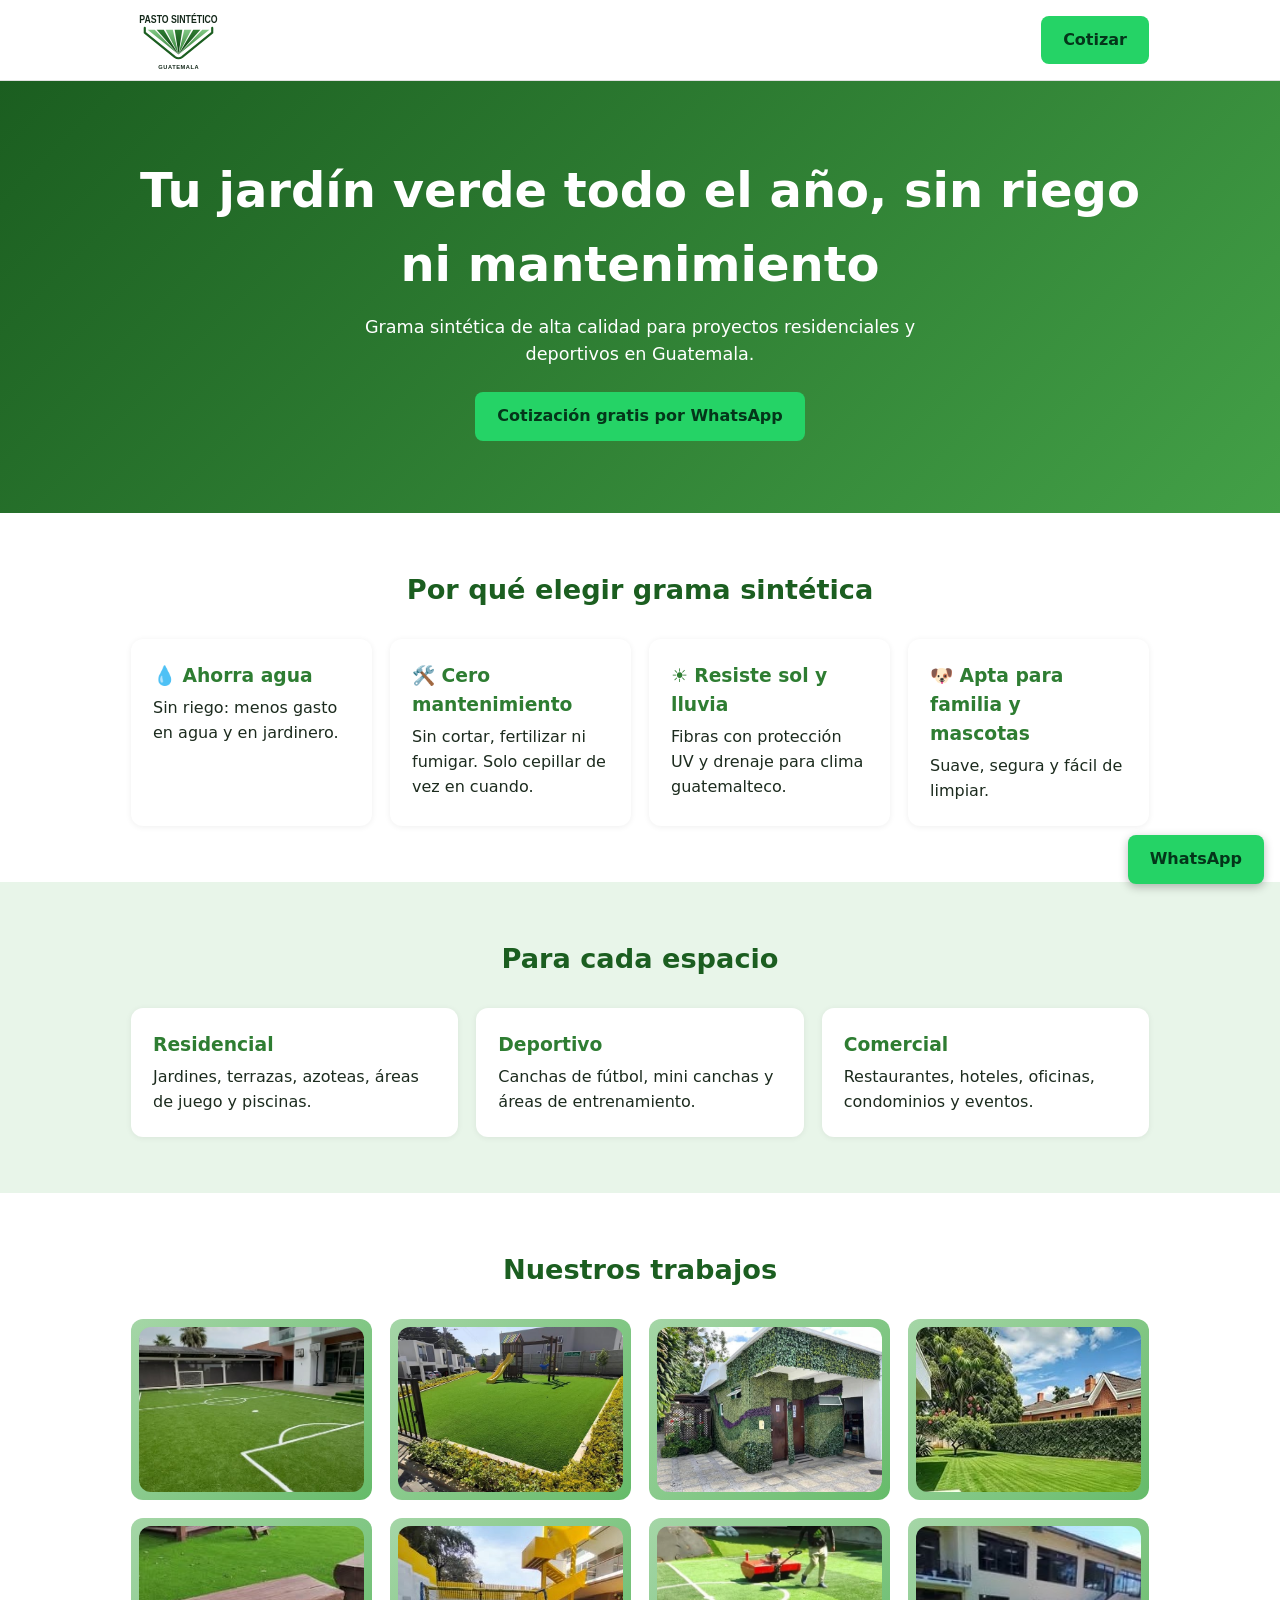
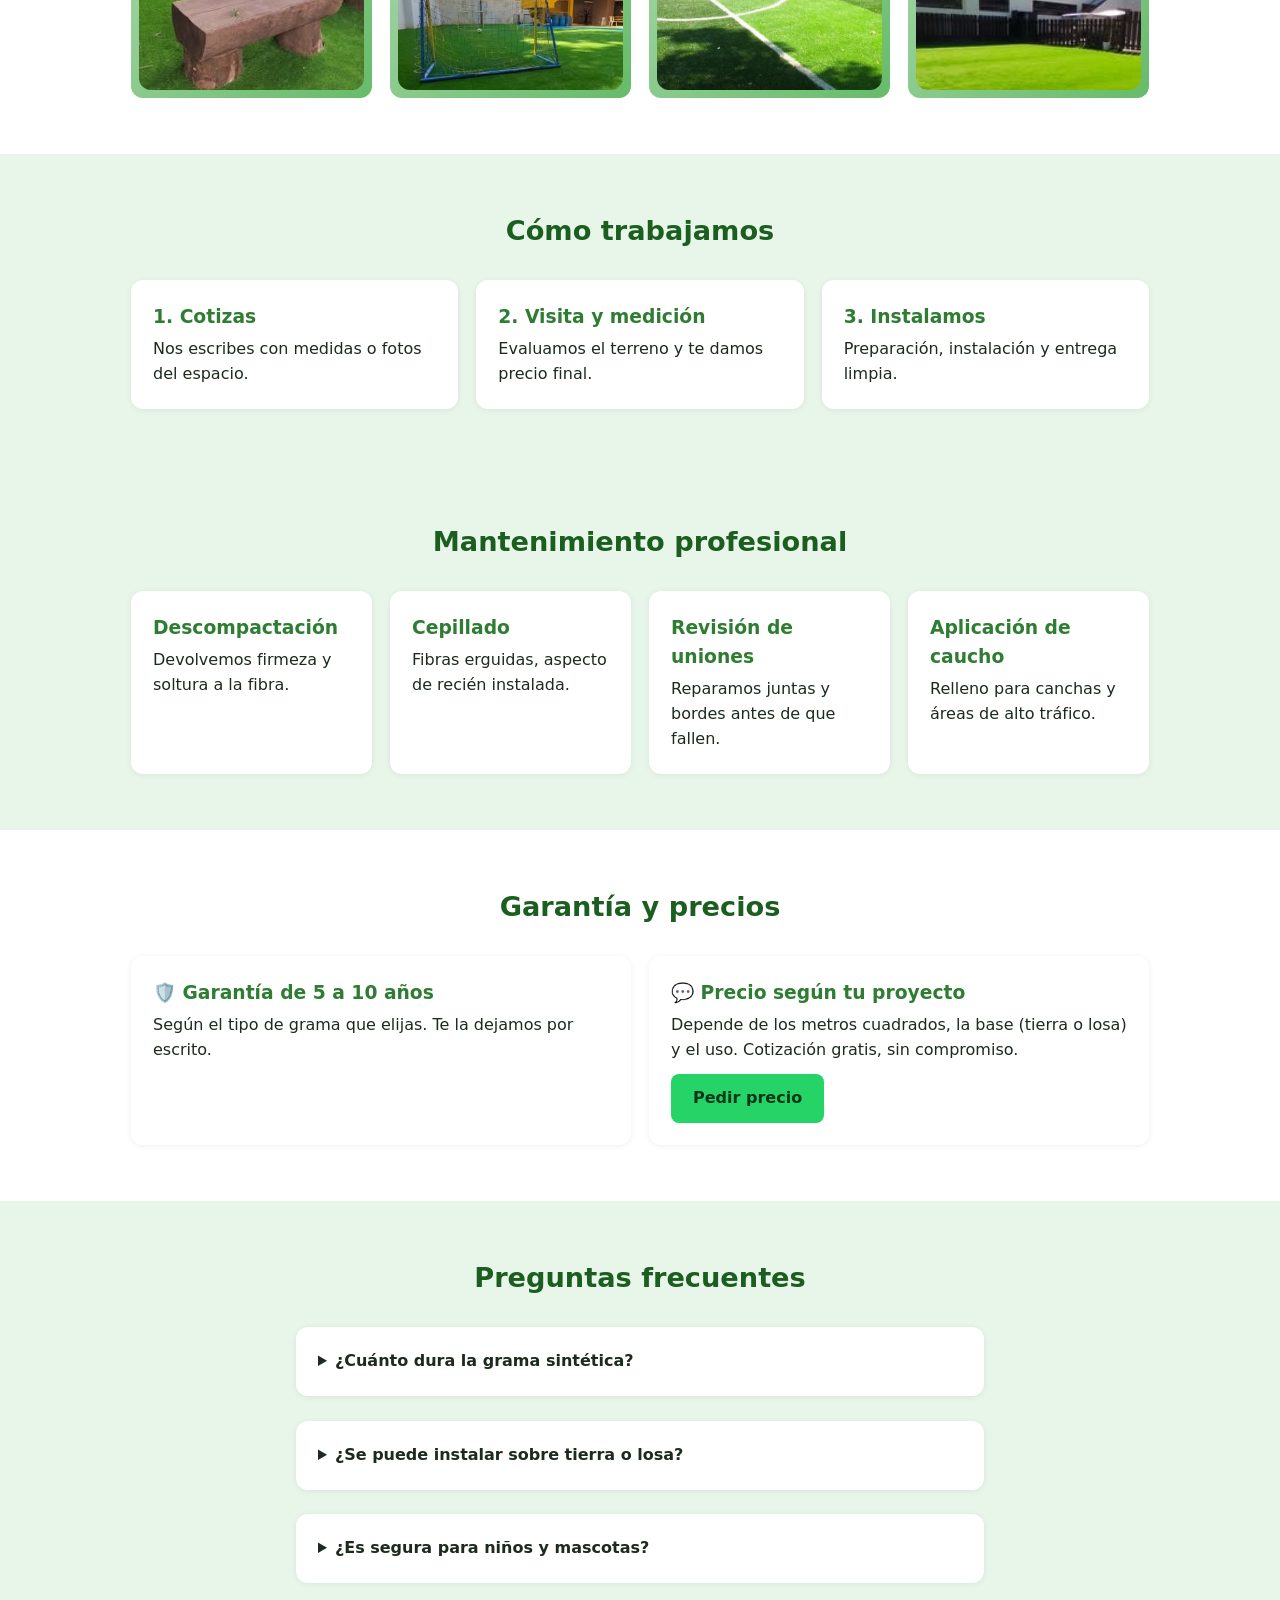
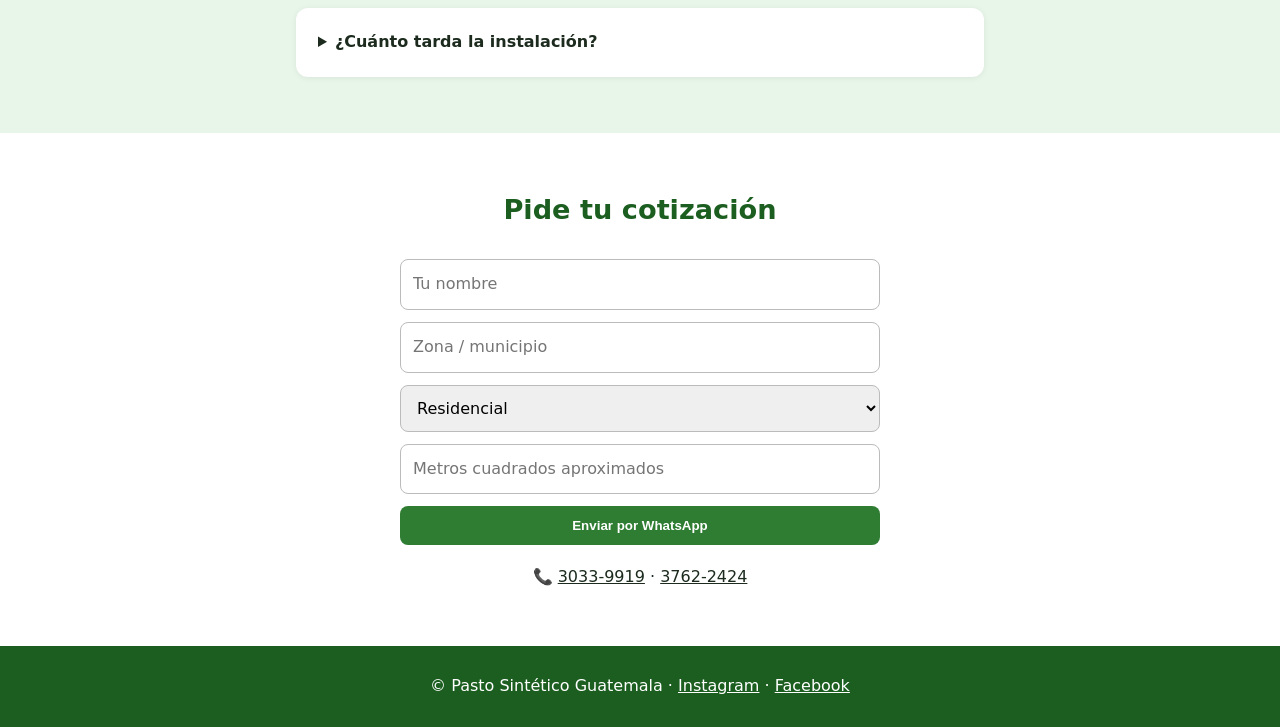
<file: pasto-sintetico/index.html>
<!doctype html>
<html lang="es">
<head>
<meta charset="utf-8">
<meta name="viewport" content="width=device-width,initial-scale=1">
<title>Pasto Sintético Guatemala | Grama sintética residencial y deportiva</title>
<meta name="description" content="Grama sintética de alta calidad para jardines, terrazas y canchas en Guatemala. Cotización gratis por WhatsApp.">
<style>
:root{--g:#2e7d32;--gd:#1b5e20;--gl:#e8f5e9;--t:#1c2b1e;--w:#fff}
*{box-sizing:border-box;margin:0}
body{font-family:system-ui,-apple-system,Segoe UI,Roboto,sans-serif;color:var(--t);line-height:1.55;background:var(--w)}
a{color:inherit}
.wrap{max-width:1050px;margin:auto;padding:0 16px}
header{position:sticky;top:0;background:var(--w);border-bottom:1px solid #e0e0e0;z-index:9}
header .wrap{display:flex;justify-content:space-between;align-items:center;height:80px}
header b{color:var(--gd);font-size:1.1rem}
.btn{display:inline-block;background:var(--g);color:var(--w);padding:12px 22px;border-radius:8px;text-decoration:none;font-weight:600}
.btn:hover{background:var(--gd)}
.btn.wa{background:#25d366;color:#04361a}
.hero{background:linear-gradient(135deg,var(--gd),#43a047);color:var(--w);padding:72px 0;text-align:center}
.hero h1{font-size:clamp(1.8rem,5vw,3rem);margin-bottom:12px}
.hero p{max-width:600px;margin:0 auto 24px;font-size:1.1rem}
section{padding:56px 0}
section.alt{background:var(--gl)}
h2{text-align:center;color:var(--gd);margin-bottom:28px;font-size:1.7rem}
.grid{display:grid;grid-template-columns:repeat(auto-fit,minmax(230px,1fr));gap:18px}
.card{background:var(--w);border-radius:12px;padding:22px;box-shadow:0 1px 6px #0001}
.card h3{color:var(--g);margin-bottom:6px}
.ph{aspect-ratio:4/3;border-radius:12px;background:linear-gradient(135deg,#a5d6a7,#66bb6a);display:flex;align-items:center;justify-content:center;color:var(--gd);font-weight:600;text-align:center;padding:8px}
.ph img{width:100%;height:100%;object-fit:cover;border-radius:12px}
form{max-width:480px;margin:auto;display:grid;gap:12px}
input,select,textarea{width:100%;padding:12px;border:1px solid #bbb;border-radius:8px;font:inherit}
footer{background:var(--gd);color:var(--w);text-align:center;padding:28px 16px}
.fab{position:fixed;right:16px;bottom:16px;z-index:10;box-shadow:0 3px 10px #0004}
</style>
</head>
<body>
<header><div class="wrap"><img src="logo.svg" alt="Pasto Sintético Guatemala" style="height:64px"><a class="btn wa" href="https://wa.me/50230339919?text=Hola,%20quiero%20cotizar%20grama%20sint%C3%A9tica">Cotizar</a></div></header>

<div class="hero"><div class="wrap">
<h1>Tu jardín verde todo el año, sin riego ni mantenimiento</h1>
<p>Grama sintética de alta calidad para proyectos residenciales y deportivos en Guatemala.</p>
<a class="btn wa" href="https://wa.me/50230339919?text=Hola,%20quiero%20cotizar%20grama%20sint%C3%A9tica">Cotización gratis por WhatsApp</a>
</div></div>

<section><div class="wrap">
<h2>Por qué elegir grama sintética</h2>
<div class="grid">
<div class="card"><h3>💧 Ahorra agua</h3><p>Sin riego: menos gasto en agua y en jardinero.</p></div>
<div class="card"><h3>🛠️ Cero mantenimiento</h3><p>Sin cortar, fertilizar ni fumigar. Solo cepillar de vez en cuando.</p></div>
<div class="card"><h3>☀️ Resiste sol y lluvia</h3><p>Fibras con protección UV y drenaje para clima guatemalteco.</p></div>
<div class="card"><h3>🐶 Apta para familia y mascotas</h3><p>Suave, segura y fácil de limpiar.</p></div>
</div></div></section>

<section class="alt"><div class="wrap">
<h2>Para cada espacio</h2>
<div class="grid">
<div class="card"><h3>Residencial</h3><p>Jardines, terrazas, azoteas, áreas de juego y piscinas.</p></div>
<div class="card"><h3>Deportivo</h3><p>Canchas de fútbol, mini canchas y áreas de entrenamiento.</p></div>
<div class="card"><h3>Comercial</h3><p>Restaurantes, hoteles, oficinas, condominios y eventos.</p></div>
</div></div></section>

<section><div class="wrap">
<h2>Nuestros trabajos</h2>
<div class="grid">
<div class="ph"><img src="fotos/limpias/l1.jpg" alt="Instalación de grama sintética en Guatemala" loading="lazy"></div>
<div class="ph"><img src="fotos/limpias/l2.jpg" alt="Instalación de grama sintética en Guatemala" loading="lazy"></div>
<div class="ph"><img src="fotos/limpias/l3.jpg" alt="Instalación de grama sintética en Guatemala" loading="lazy"></div>
<div class="ph"><img src="fotos/limpias/l4.jpg" alt="Instalación de grama sintética en Guatemala" loading="lazy"></div>
<div class="ph"><img src="fotos/limpias/l5.jpg" alt="Instalación de grama sintética en Guatemala" loading="lazy"></div>
<div class="ph"><img src="fotos/limpias/l6.jpg" alt="Instalación de grama sintética en Guatemala" loading="lazy"></div>
<div class="ph"><img src="fotos/limpias/l7.jpg" alt="Instalación de grama sintética en Guatemala" loading="lazy"></div>
<div class="ph"><img src="fotos/limpias/l8.jpg" alt="Instalación de grama sintética en Guatemala" loading="lazy"></div>
</div></div></section>

<section class="alt"><div class="wrap">
<h2>Cómo trabajamos</h2>
<div class="grid">
<div class="card"><h3>1. Cotizas</h3><p>Nos escribes con medidas o fotos del espacio.</p></div>
<div class="card"><h3>2. Visita y medición</h3><p>Evaluamos el terreno y te damos precio final.</p></div>
<div class="card"><h3>3. Instalamos</h3><p>Preparación, instalación y entrega limpia.</p></div>
</div></div></section>

<section class="alt"><div class="wrap">
<h2>Mantenimiento profesional</h2>
<div class="grid">
<div class="card"><h3>Descompactación</h3><p>Devolvemos firmeza y soltura a la fibra.</p></div>
<div class="card"><h3>Cepillado</h3><p>Fibras erguidas, aspecto de recién instalada.</p></div>
<div class="card"><h3>Revisión de uniones</h3><p>Reparamos juntas y bordes antes de que fallen.</p></div>
<div class="card"><h3>Aplicación de caucho</h3><p>Relleno para canchas y áreas de alto tráfico.</p></div>
</div></div></section>

<section><div class="wrap">
<h2>Garantía y precios</h2>
<div class="grid">
<div class="card"><h3>🛡️ Garantía de 5 a 10 años</h3><p>Según el tipo de grama que elijas. Te la dejamos por escrito.</p></div>
<div class="card"><h3>💬 Precio según tu proyecto</h3><p>Depende de los metros cuadrados, la base (tierra o losa) y el uso. Cotización gratis, sin compromiso.</p>
<!-- TODO cliente: poner rango "desde Q__ por m²" cuando lo confirme -->
<p style="margin-top:12px"><a class="btn wa" href="https://wa.me/50230339919?text=Hola,%20quiero%20saber%20precios%20de%20grama%20sint%C3%A9tica">Pedir precio</a></p></div>
</div></div></section>

<section class="alt"><div class="wrap" style="max-width:720px">
<h2>Preguntas frecuentes</h2>
<details class="card"><summary><b>¿Cuánto dura la grama sintética?</b></summary><p>Con buen mantenimiento, varios años; la garantía va de 5 a 10 años según el producto.</p></details><br>
<details class="card"><summary><b>¿Se puede instalar sobre tierra o losa?</b></summary><p>Sí, en ambos. Preparamos la base antes de instalar.</p></details><br>
<details class="card"><summary><b>¿Es segura para niños y mascotas?</b></summary><p>Sí, es suave y fácil de limpiar.</p></details><br>
<details class="card"><summary><b>¿Cuánto tarda la instalación?</b></summary><p>Depende del área; te damos el tiempo exacto en la cotización.</p></details>
</div></section>

<section id="contacto"><div class="wrap">
<h2>Pide tu cotización</h2>
<form id="f">
<input name="n" placeholder="Tu nombre" required>
<input name="z" placeholder="Zona / municipio" required>
<select name="t"><option>Residencial</option><option>Deportivo</option><option>Comercial</option></select>
<input name="m" placeholder="Metros cuadrados aproximados">
<button class="btn" style="border:0;cursor:pointer">Enviar por WhatsApp</button>
</form>
<p style="text-align:center;margin-top:20px">📞 <a href="tel:+50230339919">3033-9919</a> · <a href="tel:+50237622424">3762-2424</a></p>
</div></section>

<footer>© Pasto Sintético Guatemala · <a href="https://www.instagram.com/pasto_sintetico_en_guatemala">Instagram</a> · <a href="https://www.facebook.com/share/19YzjC29UP/">Facebook</a></footer>
<a class="btn wa fab" href="https://wa.me/50230339919">WhatsApp</a>

<script>
f.onsubmit=e=>{e.preventDefault();const d=new FormData(f);
const msg=`Hola, soy ${d.get('n')} de ${d.get('z')}. Quiero cotizar grama sintética ${d.get('t')} (${d.get('m')||'m² por definir'}).`;
location.href='https://wa.me/50230339919?text='+encodeURIComponent(msg)}
</script>
</body>
</html>
</file>
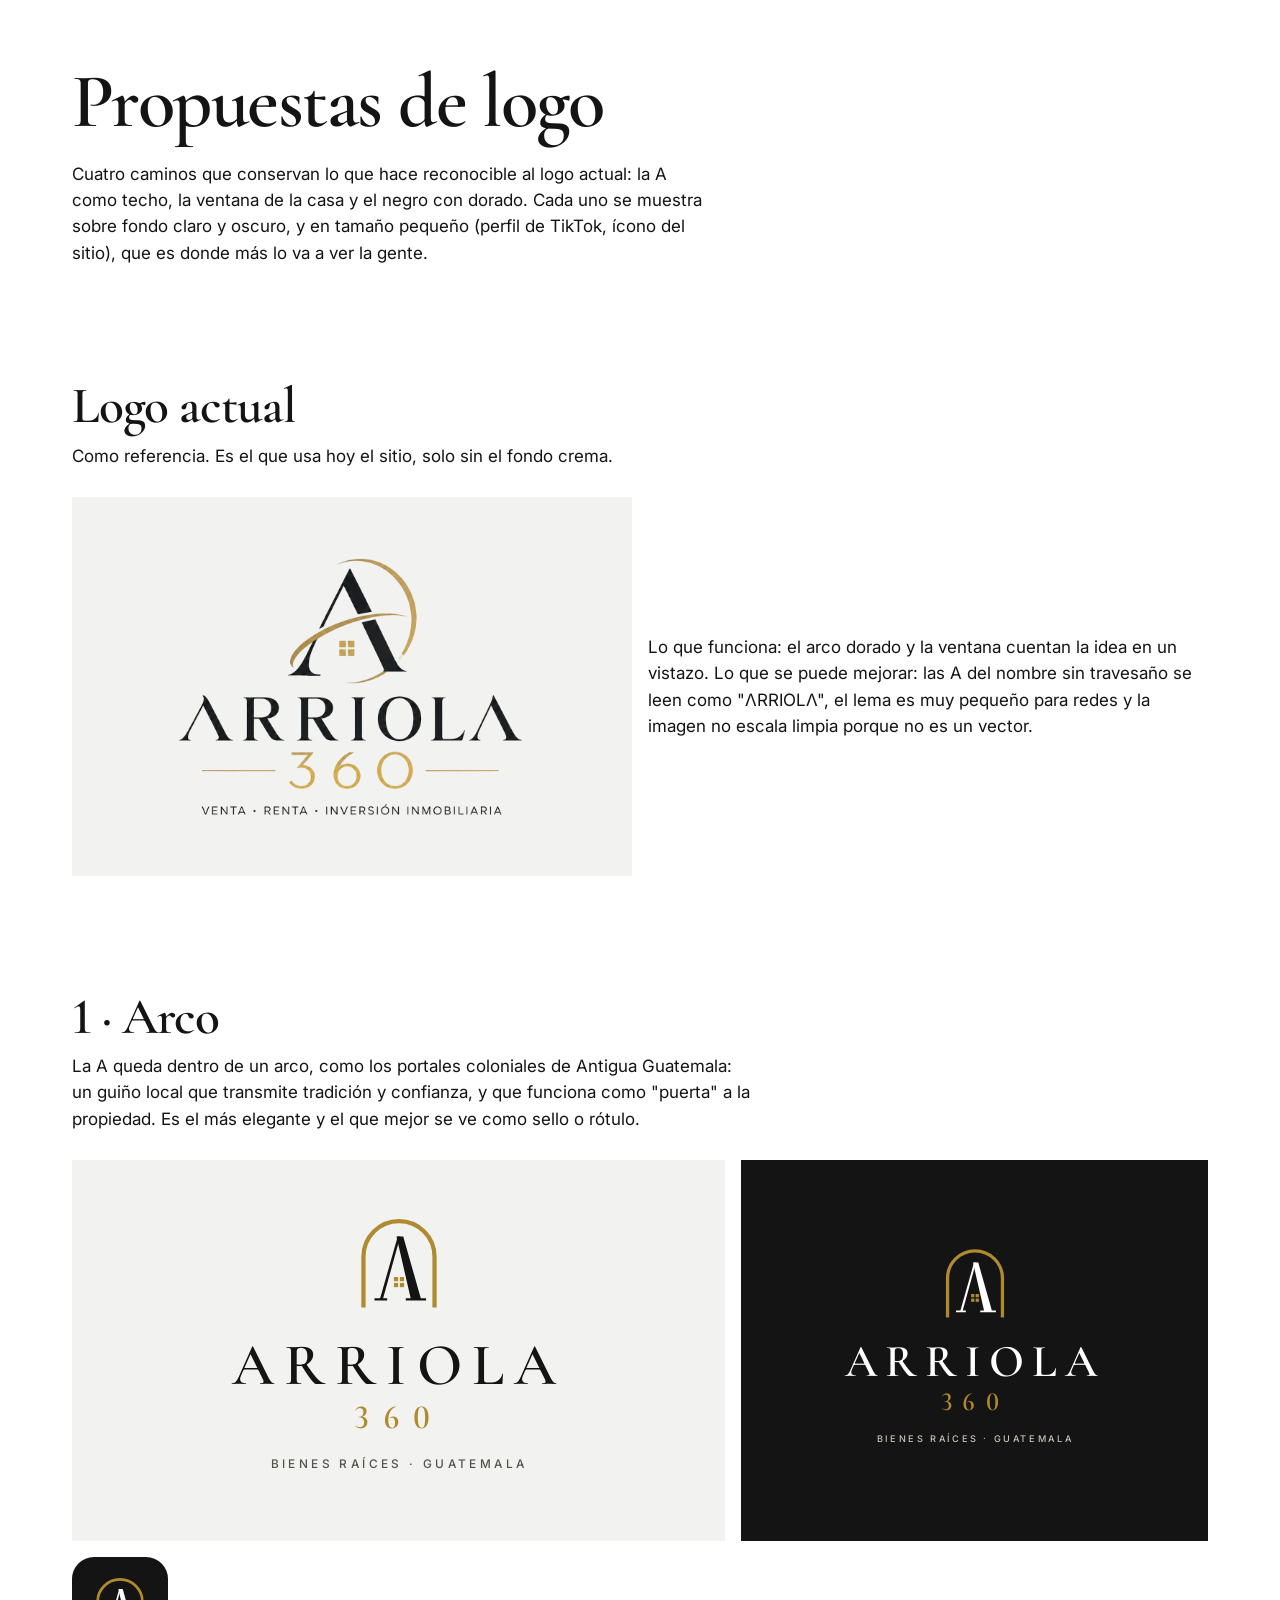
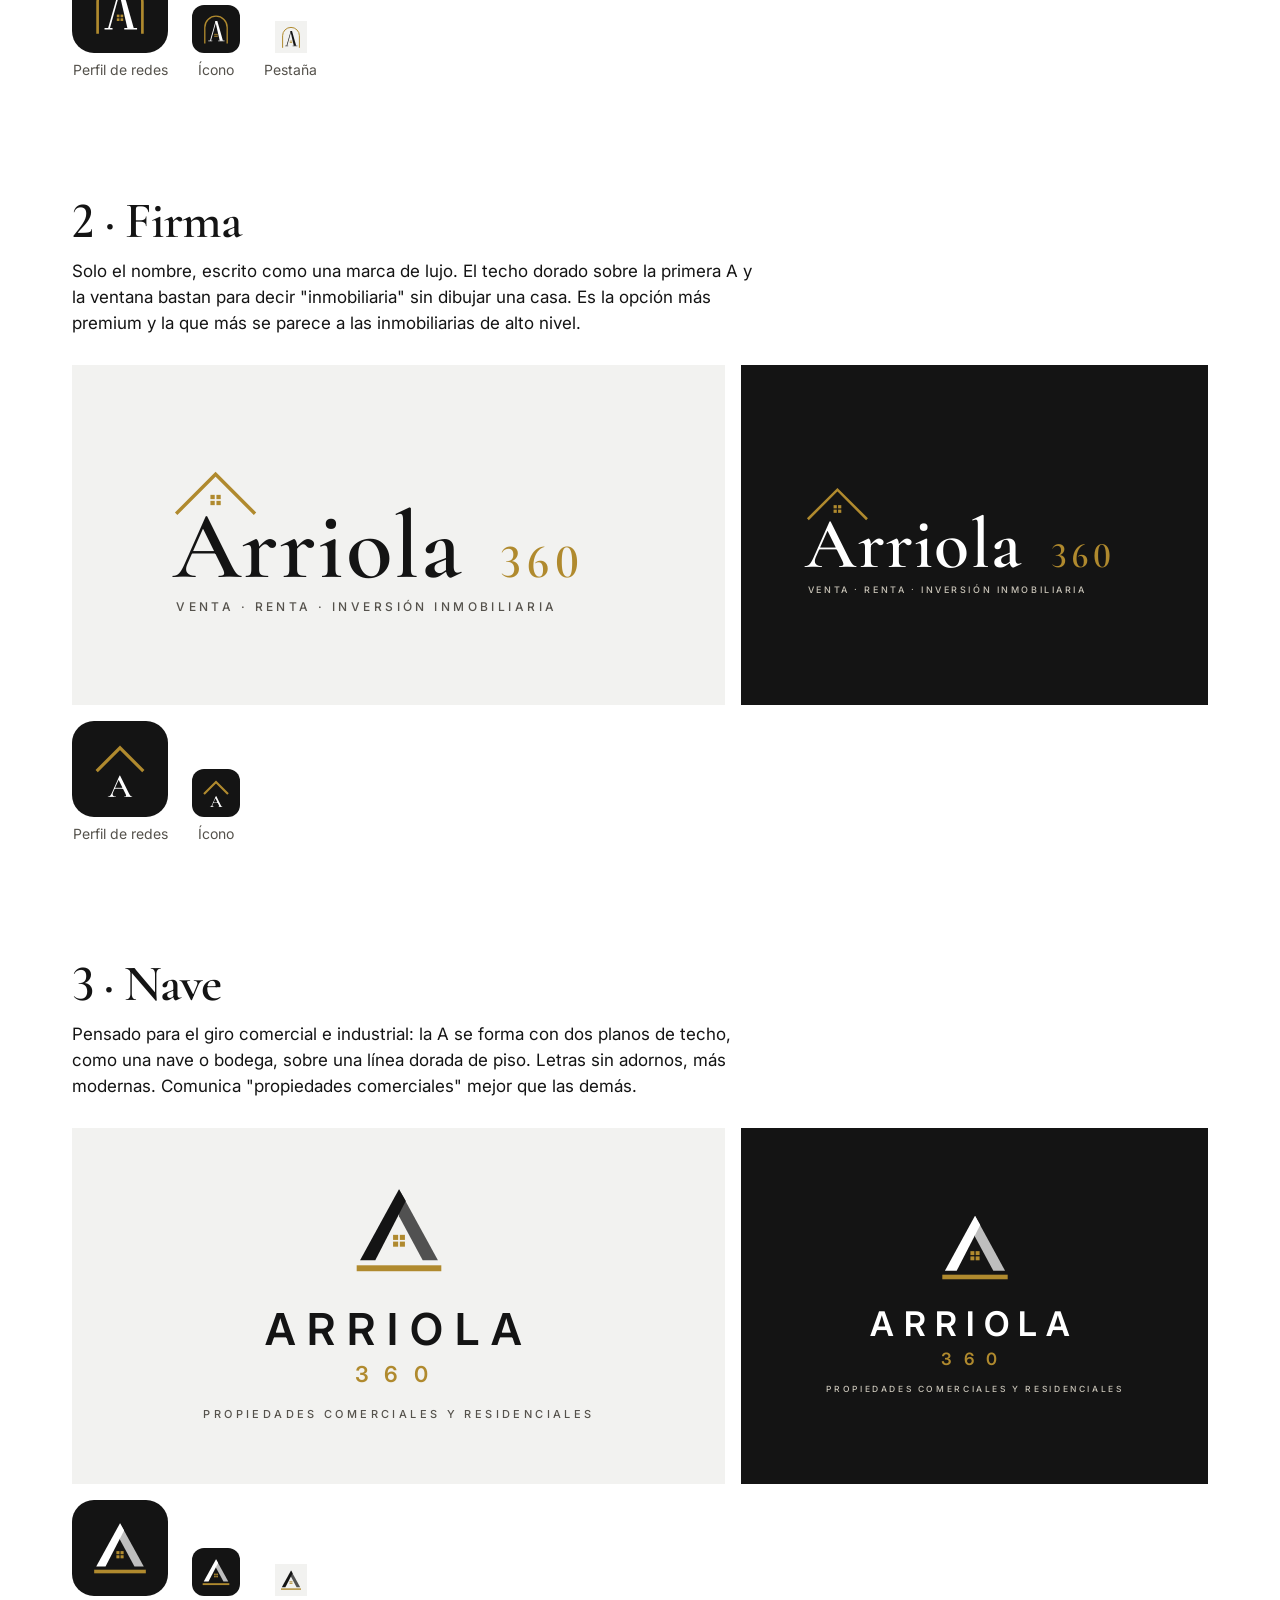
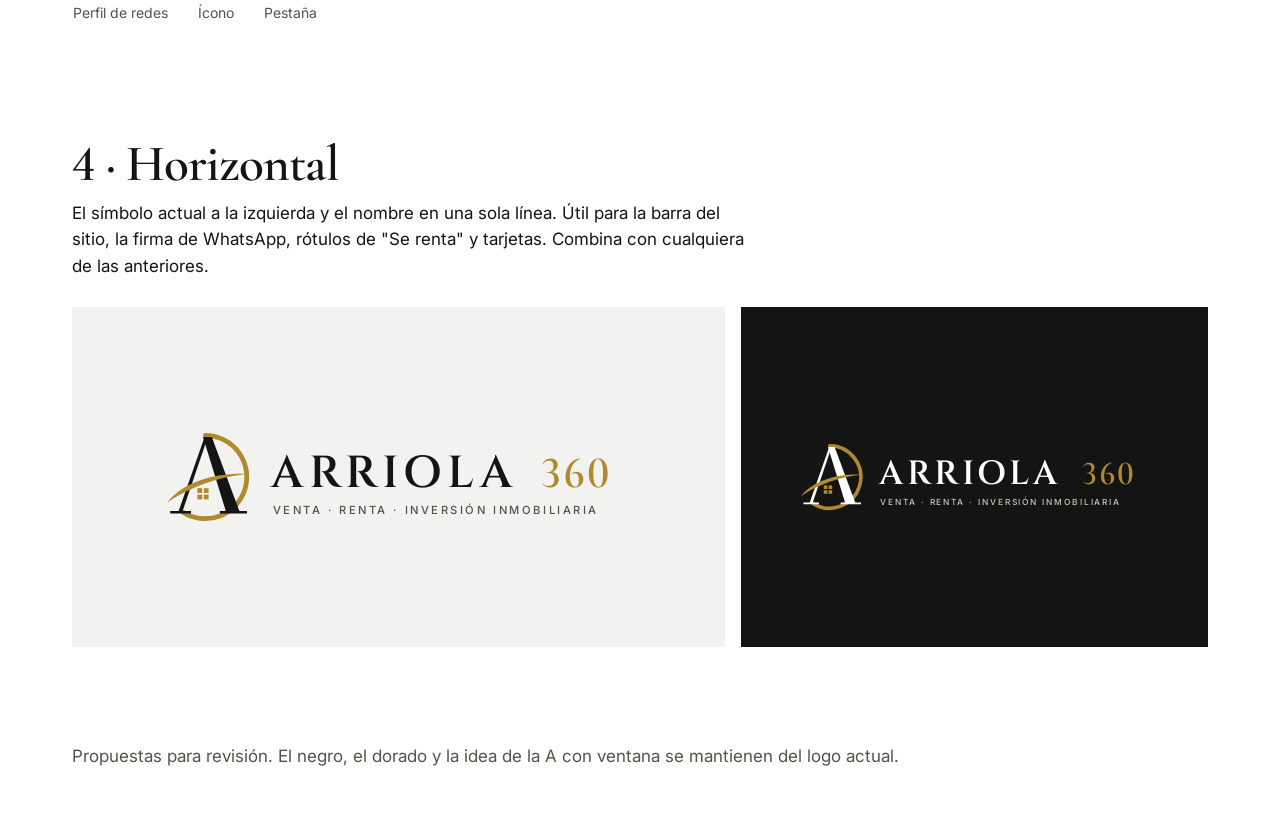
<file: logo-propuestas.html>
<!doctype html>
<html lang="es">
<head>
<meta charset="utf-8">
<meta name="viewport" content="width=device-width,initial-scale=1">
<title>Arriola 360 · Propuestas de logo</title>
<meta name="robots" content="noindex">
<link rel="preconnect" href="https://fonts.googleapis.com"><link rel="preconnect" href="https://fonts.gstatic.com" crossorigin>
<link href="https://fonts.googleapis.com/css2?family=Cinzel:wght@500;600&family=Cormorant+Garamond:wght@500;600&family=Inter:wght@400;500;600&display=swap" rel="stylesheet">
<style>
:root{--ink:#141414;--gold:#b08a2e;--tone:#f2f2f0;--mut:#55524c}
*{box-sizing:border-box;font-variant-numeric:lining-nums}
body{margin:0;background:#fff;color:var(--ink);font:17px/1.55 Inter,system-ui,sans-serif}
.wrap{max-width:1200px;margin:auto;padding:0 clamp(16px,4vw,32px)}
h1,h2{font-family:"Cormorant Garamond",Georgia,serif;font-weight:600;letter-spacing:-.02em;line-height:1;margin:0}
h1{font-size:clamp(44px,6vw,84px);padding-top:64px}
.intro{max-width:58ch;margin:20px 0 0}
.opt{padding-top:clamp(72px,9vw,120px)}
.opt h2{font-size:clamp(34px,4vw,52px);margin-bottom:10px}
.opt > p{max-width:62ch;margin:0 0 28px}
.boards{display:grid;grid-template-columns:1.4fr 1fr;gap:16px}
.board{display:grid;place-items:center;padding:clamp(24px,4vw,56px);min-height:340px}
.light{background:var(--tone)}.dark{background:var(--ink)}
.sizes{display:flex;gap:24px;align-items:end;margin-top:16px;flex-wrap:wrap}
.sizes div{display:grid;justify-items:center;gap:6px;font-size:14px;color:var(--mut)}
.app{width:96px;height:96px;border-radius:22px;background:var(--ink);display:grid;place-items:center}
.app.sm{width:48px;height:48px;border-radius:12px}
.fav{width:32px;height:32px;display:grid;place-items:center;background:var(--tone)}
svg{display:block;max-width:100%;height:auto}
.wm{font-family:Cinzel,serif;font-weight:600}
.serif{font-family:"Cormorant Garamond",serif;font-weight:600}
.sans{font-family:Inter,sans-serif;font-weight:600}
.tag{font-family:Inter,sans-serif;font-weight:500}
.orig{display:grid;grid-template-columns:1fr 1fr;gap:16px;align-items:center}
@media(max-width:800px){.boards,.orig{grid-template-columns:1fr}}
footer{padding:96px 0 64px;color:var(--mut)}
</style>
</head>
<body>
<svg width="0" height="0" style="position:absolute" aria-hidden="true">
  <!-- A del original: pierna fina, pierna gruesa, trazo dorado y ventana -->
  <symbol id="a-orig" viewBox="0 0 120 120">
    <path d="M58 8 A52 52 0 1 1 30 104" fill="none" stroke="#b08a2e" stroke-width="6" stroke-linecap="round"/>
    <path d="M57 10 L61 10 L29 104 L24 104 Z" fill="currentColor"/>
    <path d="M55 10 L66 10 L101 104 L84 104 Z" fill="currentColor"/>
    <path d="M14 104 H40 M76 104 H110" stroke="currentColor" stroke-width="3"/>
    <path d="M10 92 C30 66 70 54 112 56 C74 60 40 72 10 92 Z" fill="#b08a2e"/>
    <g fill="#b08a2e"><rect x="48" y="74" width="6" height="6"/><rect x="56" y="74" width="6" height="6"/><rect x="48" y="82" width="6" height="6"/><rect x="56" y="82" width="6" height="6"/></g>
  </symbol>
  <!-- Arco: la A bajo un arco, como los de Antigua Guatemala -->
  <symbol id="a-arco" viewBox="0 0 120 120">
    <path d="M18 114 V54 A42 42 0 0 1 102 54 V114" fill="none" stroke="#b08a2e" stroke-width="5"/>
    <path d="M58.5 30 L61.5 30 L41 104 L37.5 104 Z" fill="currentColor"/>
    <path d="M57 30 L65 30 L86 104 L74 104 Z" fill="currentColor"/>
    <path d="M31 104.5 H46 M68 104.5 H92" stroke="currentColor" stroke-width="2.5"/>
    <g fill="#b08a2e"><rect x="54" y="78" width="5" height="5"/><rect x="61" y="78" width="5" height="5"/><rect x="54" y="85" width="5" height="5"/><rect x="61" y="85" width="5" height="5"/></g>
  </symbol>
  <!-- Nave: dos planos de techo forman la A, con la línea dorada del piso -->
  <symbol id="a-nave" viewBox="0 0 120 120">
    <path d="M60 12 L68 26 L32 96 H14 Z" fill="currentColor"/>
    <path d="M60 12 L106 96 H88 L60 44 Z" fill="currentColor" opacity=".72"/>
    <rect x="10" y="102" width="100" height="7" fill="#b08a2e"/>
    <g fill="#b08a2e"><rect x="53" y="66" width="6" height="6"/><rect x="61" y="66" width="6" height="6"/><rect x="53" y="74" width="6" height="6"/><rect x="61" y="74" width="6" height="6"/></g>
  </symbol>
</svg>

<div class="wrap">
  <h1>Propuestas de logo</h1>
  <p class="intro">Cuatro caminos que conservan lo que hace reconocible al logo actual: la A como techo, la ventana de la casa y el negro con dorado. Cada uno se muestra sobre fondo claro y oscuro, y en tamaño pequeño (perfil de TikTok, ícono del sitio), que es donde más lo va a ver la gente.</p>

  <section class="opt">
    <h2>Logo actual</h2>
    <p>Como referencia. Es el que usa hoy el sitio, solo sin el fondo crema.</p>
    <div class="orig">
      <div class="board light" style="min-height:280px"><img src="assets/logo/logo-original.png" alt="Logo actual de Arriola 360" style="width:min(360px,100%)"></div>
      <p style="margin:0">Lo que funciona: el arco dorado y la ventana cuentan la idea en un vistazo. Lo que se puede mejorar: las A del nombre sin travesaño se leen como "ΛRRIOLΛ", el lema es muy pequeño para redes y la imagen no escala limpia porque no es un vector.</p>
    </div>
  </section>

  <section class="opt">
    <h2>1 · Arco</h2>
    <p>La A queda dentro de un arco, como los portales coloniales de Antigua Guatemala: un guiño local que transmite tradición y confianza, y que funciona como "puerta" a la propiedad. Es el más elegante y el que mejor se ve como sello o rótulo.</p>
    <div class="boards">
      <div class="board light">
        <svg viewBox="0 0 520 330" width="440" role="img" aria-label="Propuesta Arco">
          <use href="#a-arco" x="200" y="0" width="120" height="120" style="color:#141414"/>
          <text class="serif" x="260" y="204" text-anchor="middle" font-size="70" letter-spacing="12" fill="#141414">ARRIOLA</text>
          <text class="serif" x="260" y="256" text-anchor="middle" font-size="40" letter-spacing="16" fill="#b08a2e">360</text>
          <text class="tag" x="260" y="304" text-anchor="middle" font-size="14" letter-spacing="4" fill="#55524c">BIENES RAÍCES · GUATEMALA</text>
        </svg>
      </div>
      <div class="board dark">
        <svg viewBox="0 0 520 330" width="340" role="img" aria-label="Propuesta Arco sobre negro">
          <use href="#a-arco" x="200" y="0" width="120" height="120" style="color:#fff"/>
          <text class="serif" x="260" y="204" text-anchor="middle" font-size="70" letter-spacing="12" fill="#fff">ARRIOLA</text>
          <text class="serif" x="260" y="256" text-anchor="middle" font-size="40" letter-spacing="16" fill="#b08a2e">360</text>
          <text class="tag" x="260" y="304" text-anchor="middle" font-size="14" letter-spacing="4" fill="#c9c4b8">BIENES RAÍCES · GUATEMALA</text>
        </svg>
      </div>
    </div>
    <div class="sizes">
      <div><span class="app"><svg viewBox="0 0 120 120" width="64" style="color:#fff"><use href="#a-arco"/></svg></span>Perfil de redes</div>
      <div><span class="app sm"><svg viewBox="0 0 120 120" width="32" style="color:#fff"><use href="#a-arco"/></svg></span>Ícono</div>
      <div><span class="fav"><svg viewBox="0 0 120 120" width="24" style="color:#141414"><use href="#a-arco"/></svg></span>Pestaña</div>
    </div>
  </section>

  <section class="opt">
    <h2>2 · Firma</h2>
    <p>Solo el nombre, escrito como una marca de lujo. El techo dorado sobre la primera A y la ventana bastan para decir "inmobiliaria" sin dibujar una casa. Es la opción más premium y la que más se parece a las inmobiliarias de alto nivel.</p>
    <div class="boards">
      <div class="board light">
        <svg viewBox="0 0 560 220" width="480" role="img" aria-label="Propuesta Firma">
          <path d="M20 86 L66 40 L112 86" fill="none" stroke="#b08a2e" stroke-width="4"/>
          <g fill="#b08a2e"><rect x="60" y="64" width="5" height="5"/><rect x="67" y="64" width="5" height="5"/><rect x="60" y="71" width="5" height="5"/><rect x="67" y="71" width="5" height="5"/></g>
          <text class="serif" x="16" y="160" font-size="112" letter-spacing="2" fill="#141414">Arriola</text>
          <text class="serif" x="398" y="160" font-size="56" letter-spacing="6" fill="#b08a2e">360</text>
          <text class="tag" x="20" y="200" font-size="14" letter-spacing="4" fill="#55524c">VENTA · RENTA · INVERSIÓN INMOBILIARIA</text>
        </svg>
      </div>
      <div class="board dark">
        <svg viewBox="0 0 560 220" width="360" role="img" aria-label="Propuesta Firma sobre negro">
          <path d="M20 86 L66 40 L112 86" fill="none" stroke="#b08a2e" stroke-width="4"/>
          <g fill="#b08a2e"><rect x="60" y="64" width="5" height="5"/><rect x="67" y="64" width="5" height="5"/><rect x="60" y="71" width="5" height="5"/><rect x="67" y="71" width="5" height="5"/></g>
          <text class="serif" x="16" y="160" font-size="112" letter-spacing="2" fill="#fff">Arriola</text>
          <text class="serif" x="398" y="160" font-size="56" letter-spacing="6" fill="#b08a2e">360</text>
          <text class="tag" x="20" y="200" font-size="14" letter-spacing="4" fill="#c9c4b8">VENTA · RENTA · INVERSIÓN INMOBILIARIA</text>
        </svg>
      </div>
    </div>
    <div class="sizes">
      <div><span class="app"><svg viewBox="0 0 132 132" width="70"><path d="M22 70 L66 26 L110 70" fill="none" stroke="#b08a2e" stroke-width="6"/><text class="serif" x="66" y="118" text-anchor="middle" font-size="64" fill="#fff">A</text></svg></span>Perfil de redes</div>
      <div><span class="app sm"><svg viewBox="0 0 132 132" width="36"><path d="M22 70 L66 26 L110 70" fill="none" stroke="#b08a2e" stroke-width="8"/><text class="serif" x="66" y="118" text-anchor="middle" font-size="64" fill="#fff">A</text></svg></span>Ícono</div>
    </div>
  </section>

  <section class="opt">
    <h2>3 · Nave</h2>
    <p>Pensado para el giro comercial e industrial: la A se forma con dos planos de techo, como una nave o bodega, sobre una línea dorada de piso. Letras sin adornos, más modernas. Comunica "propiedades comerciales" mejor que las demás.</p>
    <div class="boards">
      <div class="board light">
        <svg viewBox="0 0 520 300" width="440" role="img" aria-label="Propuesta Nave">
          <use href="#a-nave" x="200" y="0" width="120" height="120" style="color:#141414"/>
          <text class="sans" x="260" y="196" text-anchor="middle" font-size="52" letter-spacing="14" fill="#141414">ARRIOLA</text>
          <text class="sans" x="260" y="240" text-anchor="middle" font-size="26" letter-spacing="18" fill="#b08a2e">360</text>
          <text class="tag" x="260" y="282" text-anchor="middle" font-size="13" letter-spacing="4" fill="#55524c">PROPIEDADES COMERCIALES Y RESIDENCIALES</text>
        </svg>
      </div>
      <div class="board dark">
        <svg viewBox="0 0 520 300" width="340" role="img" aria-label="Propuesta Nave sobre negro">
          <use href="#a-nave" x="200" y="0" width="120" height="120" style="color:#fff"/>
          <text class="sans" x="260" y="196" text-anchor="middle" font-size="52" letter-spacing="14" fill="#fff">ARRIOLA</text>
          <text class="sans" x="260" y="240" text-anchor="middle" font-size="26" letter-spacing="18" fill="#b08a2e">360</text>
          <text class="tag" x="260" y="282" text-anchor="middle" font-size="13" letter-spacing="4" fill="#c9c4b8">PROPIEDADES COMERCIALES Y RESIDENCIALES</text>
        </svg>
      </div>
    </div>
    <div class="sizes">
      <div><span class="app"><svg viewBox="0 0 120 120" width="62" style="color:#fff"><use href="#a-nave"/></svg></span>Perfil de redes</div>
      <div><span class="app sm"><svg viewBox="0 0 120 120" width="32" style="color:#fff"><use href="#a-nave"/></svg></span>Ícono</div>
      <div><span class="fav"><svg viewBox="0 0 120 120" width="24" style="color:#141414"><use href="#a-nave"/></svg></span>Pestaña</div>
    </div>
  </section>

  <section class="opt">
    <h2>4 · Horizontal</h2>
    <p>El símbolo actual a la izquierda y el nombre en una sola línea. Útil para la barra del sitio, la firma de WhatsApp, rótulos de "Se renta" y tarjetas. Combina con cualquiera de las anteriores.</p>
    <div class="boards">
      <div class="board light">
        <svg viewBox="0 0 600 140" width="480" role="img" aria-label="Propuesta Horizontal">
          <use href="#a-orig" x="0" y="10" width="120" height="120" style="color:#141414"/>
          <text class="wm" x="140" y="82" font-size="56" letter-spacing="7" fill="#141414">ARRIOLA</text>
          <text class="serif" x="478" y="82" font-size="56" letter-spacing="3" fill="#b08a2e">360</text>
          <text class="tag" x="142" y="116" font-size="14" letter-spacing="3.2" fill="#55524c">VENTA · RENTA · INVERSIÓN INMOBILIARIA</text>
        </svg>
      </div>
      <div class="board dark">
        <svg viewBox="0 0 600 140" width="360" role="img" aria-label="Propuesta Horizontal sobre negro">
          <use href="#a-orig" x="0" y="10" width="120" height="120" style="color:#fff"/>
          <text class="wm" x="140" y="82" font-size="56" letter-spacing="7" fill="#fff">ARRIOLA</text>
          <text class="serif" x="478" y="82" font-size="56" letter-spacing="3" fill="#b08a2e">360</text>
          <text class="tag" x="142" y="116" font-size="14" letter-spacing="3.2" fill="#c9c4b8">VENTA · RENTA · INVERSIÓN INMOBILIARIA</text>
        </svg>
      </div>
    </div>
  </section>

  <footer>Propuestas para revisión. El negro, el dorado y la idea de la A con ventana se mantienen del logo actual.</footer>
</div>
</body>
</html>
</file>
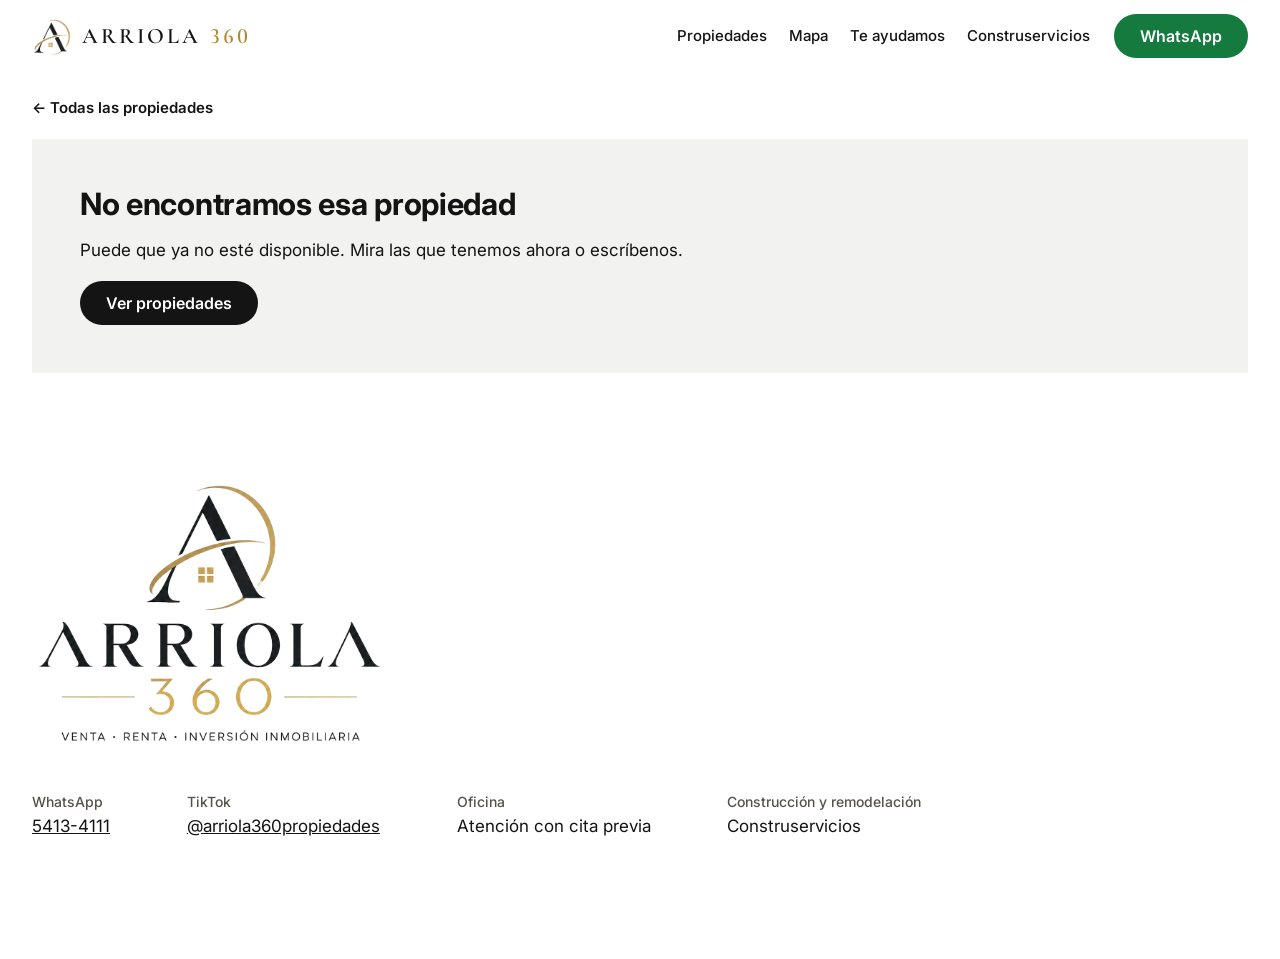
<file: propiedad.html>
<!doctype html>
<html lang="es">
<head>
<meta charset="utf-8">
<meta name="viewport" content="width=device-width,initial-scale=1">
<title>Propiedad · Arriola 360</title>
<meta name="description" content="Fotos, precio, medidas y ubicación. Agenda tu visita por WhatsApp con Arriola 360.">
<link rel="icon" href="assets/logo/logo-marca.png">
<link rel="preconnect" href="https://fonts.googleapis.com"><link rel="preconnect" href="https://fonts.gstatic.com" crossorigin>
<link href="https://fonts.googleapis.com/css2?family=Cormorant+Garamond:wght@600&family=Inter:wght@400;500;600;700&display=swap" rel="stylesheet">
<link rel="stylesheet" href="estilos.css">
<script>document.documentElement.classList.add("js")</script>
</head>
<body>

<header class="bar">
  <div class="wrap">
    <a class="brand" href="index.html" aria-label="Arriola 360, inicio"><img src="assets/logo/logo-marca.png" alt=""><b>ARRIOLA <span>360</span></b></a>
    <nav aria-label="Secciones">
      <a href="index.html#propiedades">Propiedades</a><a href="index.html#mapa">Mapa</a><a href="index.html#te-ayudamos">Te ayudamos</a><a href="index.html#construservicios">Construservicios</a>
    </nav>
    <a class="btn btn-wa" id="wa-top" target="_blank" rel="noopener">WhatsApp</a>
  </div>
</header>

<main class="wrap" id="ficha"></main>

<footer class="wrap">
  <img class="logo" src="assets/logo/logo-original.png" alt="Arriola 360 · Venta, renta, inversión inmobiliaria" loading="lazy">
  <div class="cols">
    <p><b>WhatsApp</b><a data-wa="Hola, vi su página." target="_blank" rel="noopener">5413-4111</a></p>
    <p><b>TikTok</b><a href="https://www.tiktok.com/@arriola360propiedades" target="_blank" rel="noopener">@arriola360propiedades</a></p>
    <p><b>Oficina</b>Atención con cita previa</p>
    <p><b>Construcción y remodelación</b>Construservicios</p>
  </div>
</footer>

<dialog id="visor" aria-label="Fotos de la propiedad">
  <div class="top"><span id="v-n"></span><button type="button" id="v-x" aria-label="Cerrar fotos">×</button></div>
  <div class="track" id="v-track"></div>
  <div class="nav"><button type="button" data-v="-1" aria-label="Foto anterior">‹</button><button type="button" data-v="1" aria-label="Foto siguiente">›</button></div>
</dialog>

<dialog id="cita">
  <form method="dialog" id="f">
    <h3>Agendar visita</h3>
    <p id="f-prop" style="color:var(--mut);margin:8px 0 0"></p>
    <label for="f-nom">Tu nombre</label><input id="f-nom" required autocomplete="name">
    <label for="f-dia">Día que prefieres</label><input id="f-dia" type="date" required>
    <label for="f-pago">¿Cómo piensas pagar?</label>
    <select id="f-pago"><option>Contado</option><option>Financiamiento bancario</option><option>Aún no lo sé</option></select>
    <label for="f-pres">Presupuesto aproximado</label><input id="f-pres" inputmode="numeric" placeholder="Ej. $900 al mes">
    <div class="acts">
      <button class="btn btn-wa" type="submit">Pedir mi visita</button>
      <button class="btn btn-tone" type="button" id="f-x">Cancelar</button>
    </div>
  </form>
</dialog>

<script src="datos.js"></script>
<script src="comun.js"></script>
<script>
const p = PROPS.find(x => x.cod === new URLSearchParams(location.search).get("c"));

if (!p) {
  $("#ficha").innerHTML = `<a class="back" href="index.html#propiedades">← Todas las propiedades</a>
    <div class="empty"><h3>No encontramos esa propiedad</h3><p>Puede que ya no esté disponible. Mira las que tenemos ahora o escríbenos.</p>
    <a class="btn btn-ink" href="index.html#propiedades">Ver propiedades</a></div>`;
  $("#wa-top").href = wa("Hola, vi su página y quiero información.");
} else {
  document.title = `${label(p)} · ${money(p.precio,p.mon)} · Arriola 360`;
  $("#wa-top").href = wa(msgInteres(p));
  const n = p.fotos.length;
  const galeria = n
    ? `<div class="mosaic">${p.fotos.slice(0,5).map((f,i)=>`<button type="button" data-foto="${i}" aria-label="Ver foto ${i+1} de ${n}"><img src="${f}" alt="${esc(p.titulo)}, foto ${i+1}" ${i ? 'loading="lazy"' : 'fetchpriority="high"'}></button>`).join("")}
         ${n > 5 ? `<button type="button" class="btn btn-white all" data-foto="0">Ver las ${n} fotos</button>` : ""}
         ${p.cond ? `<span class="cond">${esc(p.cond)}</span>` : ""}</div>
       <div class="swipe"><div class="track" id="sw">${p.fotos.map((f,i)=>`<img src="${f}" alt="${esc(p.titulo)}, foto ${i+1}" ${i ? 'loading="lazy"' : ""} data-foto="${i}">`).join("")}</div><span class="n" id="sw-n">1 / ${n}</span>${p.cond ? `<span class="cond">${esc(p.cond)}</span>` : ""}</div>`
    : `<div class="nomap" style="aspect-ratio:21/9"><b style="font:700 clamp(40px,5vw,72px)/1 var(--display)">${esc(p.clave[0][0])}</b><p>Las fotos de esta propiedad están en nuestra publicación de TikTok.</p><a class="btn btn-ink" href="${p.tiktok}" target="_blank" rel="noopener">Ver fotos en TikTok</a></div>`;
  const ubic = p.mapa
    ? `<div class="ubic"><h2>Ubicación</h2>
         <iframe title="Mapa: ${esc(p.mapa.nombre)}" loading="lazy" referrerpolicy="no-referrer-when-downgrade" src="https://maps.google.com/maps?q=${p.mapa.lat},${p.mapa.lng}&z=16&output=embed"></iframe>
         <p>${esc(p.mapa.nombre)}</p>
         <div class="acts"><a class="btn btn-tone" href="https://www.google.com/maps/search/?api=1&query=${p.mapa.lat},${p.mapa.lng}" target="_blank" rel="noopener">Abrir en Google Maps</a>
         <a class="btn btn-tone" href="https://waze.com/ul?ll=${p.mapa.lat},${p.mapa.lng}&navigate=yes" target="_blank" rel="noopener">Ir con Waze</a></div></div>`
    : `<div class="ubic"><h2>Ubicación</h2><div class="nomap"><p>Te compartimos la ubicación exacta al agendar tu visita.</p></div></div>`;
  const otras = PROPS.filter(x => x !== p);

  $("#ficha").innerHTML = `
    <a class="back" href="index.html#propiedades">← Todas las propiedades</a>
    ${galeria}
    <div class="det">
      <div>
        <h1>${esc(p.titulo)}</h1>
        <p class="where"><b class="kind">${esc(p.tipo)} en ${p.op}</b> · ${[p.zona, p.lugar].filter(Boolean).map(esc).join(" · ")}</p>
        <ul class="specs rv">${p.clave.map(([b,s])=>`<li><b>${esc(b)}</b><span>${esc(s)}</span></li>`).join("")}</ul>
        <div class="groups">${p.grupos.map(([t,l])=>`<div class="rv"><h2>${esc(t)}</h2><ul>${l.map(x=>`<li>${esc(x)}</li>`).join("")}</ul></div>`).join("")}</div>
        ${ubic}
      </div>
      <aside class="side">
        <div class="price">${money(p.precio,p.mon)}</div>
        <p class="nota">${esc(p.nota)}</p>
        <p class="cod">Código ${esc(p.cod)}</p>
        <div class="acts">
          <a class="btn btn-wa" href="${wa(msgInteres(p))}" target="_blank" rel="noopener">Preguntar por esta propiedad</a>
          <button class="btn btn-ink" type="button" data-cita="${p.cod}">Agendar visita</button>
        </div>
        <button class="share" type="button" id="share">Compartir esta propiedad</button>
      </aside>
    </div>
    <div class="dock"><div><b>${money(p.precio,p.mon)}</b><span>${esc(p.nota)}</span></div>
      <a class="btn btn-wa" href="${wa(msgInteres(p))}" target="_blank" rel="noopener">WhatsApp</a></div>
    ${otras.length ? `<section class="otras"><div class="head"><h2 class="rv split">Otras propiedades</h2></div><div class="cards">${otras.map(tarjeta).join("")}</div></section>` : ""}`;

  // visor de fotos a pantalla completa
  if (n) {
    $("#v-track").innerHTML = p.fotos.map((f,i)=>`<img src="${f}" alt="${esc(p.titulo)}, foto ${i+1}" loading="lazy">`).join("");
    const mover = carrusel($("#v-track"), $("#v-n"));
    document.querySelectorAll("[data-v]").forEach(b => b.onclick = () => mover(+b.dataset.v));
    document.querySelectorAll("button[data-foto], .swipe img").forEach(el => el.onclick = () => {
      $("#visor").showModal();
      const t = $("#v-track"); t.scrollLeft = +el.dataset.foto * t.clientWidth; $("#v-n").textContent = `${+el.dataset.foto+1} / ${n}`;
    });
    $("#v-x").onclick = () => $("#visor").close();
    addEventListener("keydown", e => $("#visor").open && (e.key==="ArrowRight" ? mover(1) : e.key==="ArrowLeft" && mover(-1)));
    carrusel($("#sw"), $("#sw-n"));
  }

  // compartir: menú del teléfono o copiar el enlace
  $("#share").onclick = async () => {
    const data = {title: label(p), text: `${label(p)} · ${money(p.precio,p.mon)} ${p.nota}`, url: location.href};
    try { if (navigator.share) return await navigator.share(data);
          await navigator.clipboard.writeText(location.href); $("#share").textContent = "Enlace copiado"; }
    catch(e){ /* el usuario canceló */ }
  };
}
bindWa(); iniciarCita(); revelar();
</script>
</body>
</html>
</file>
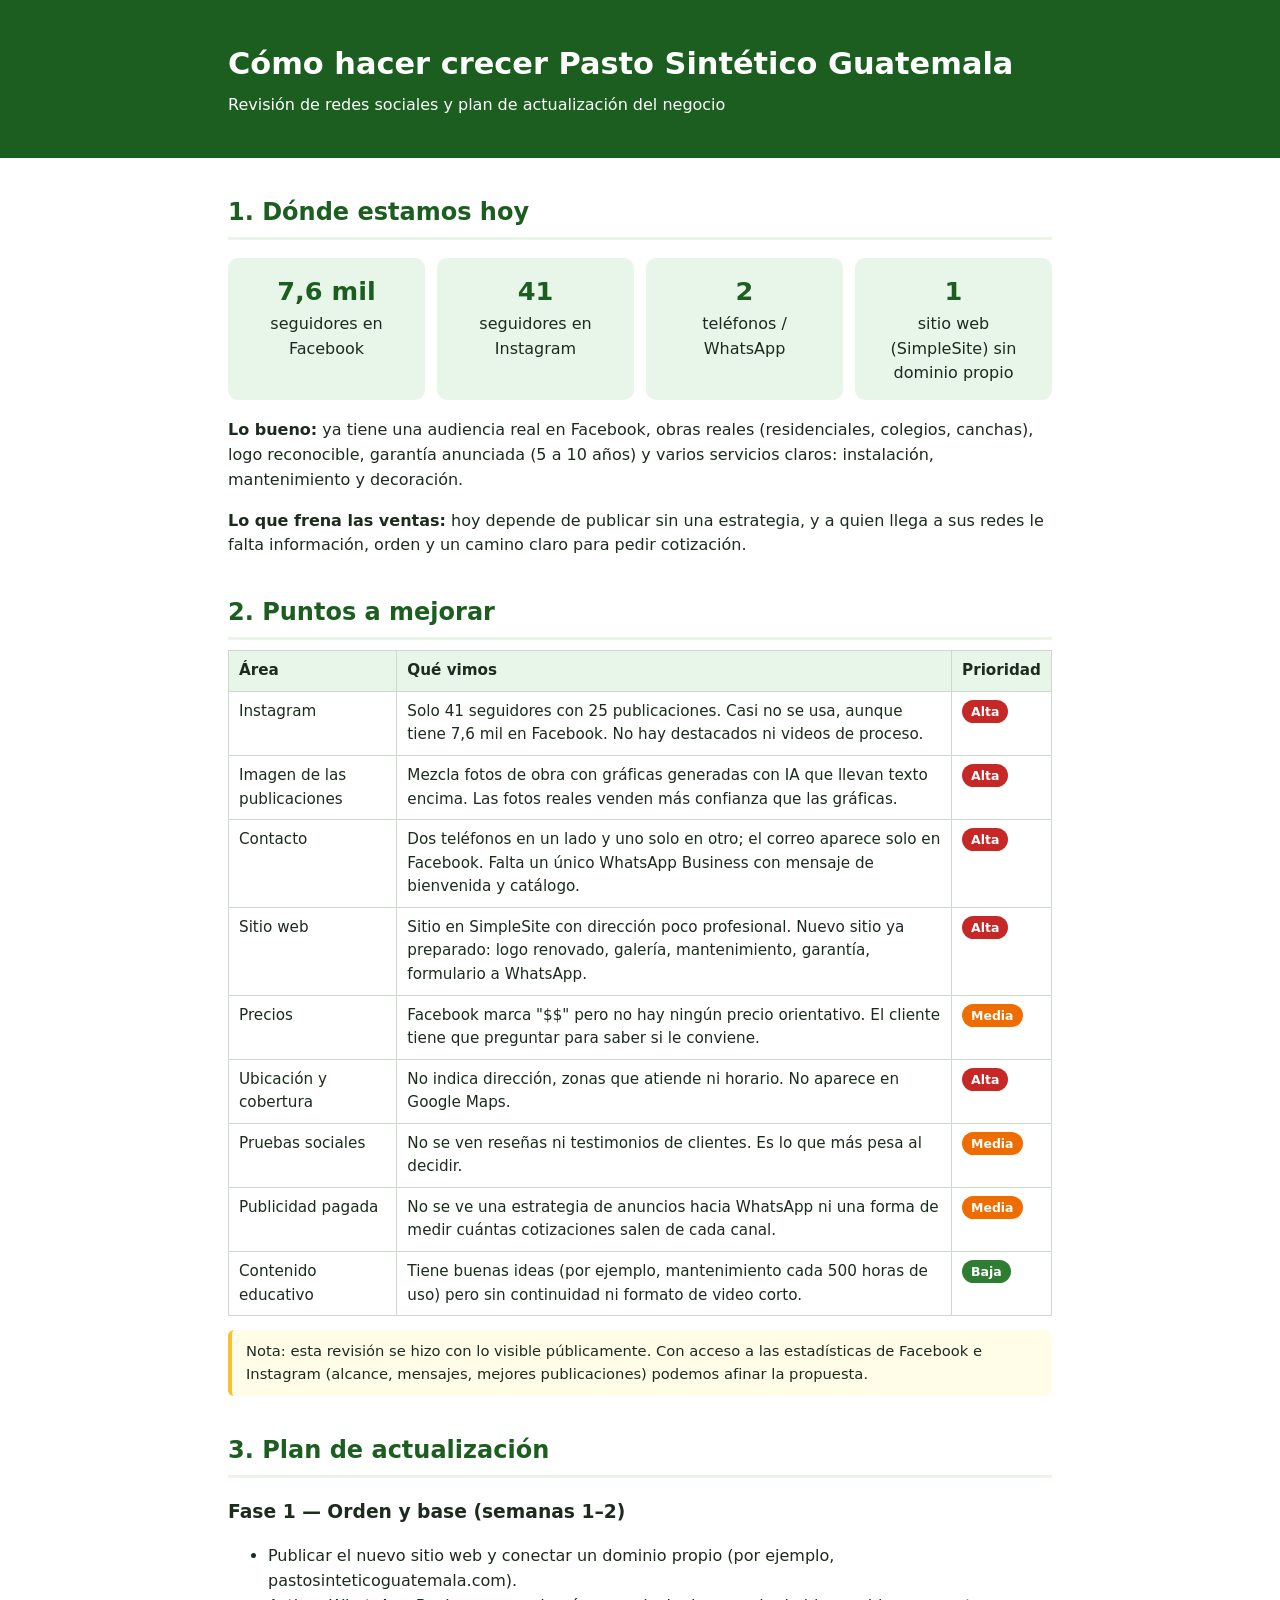
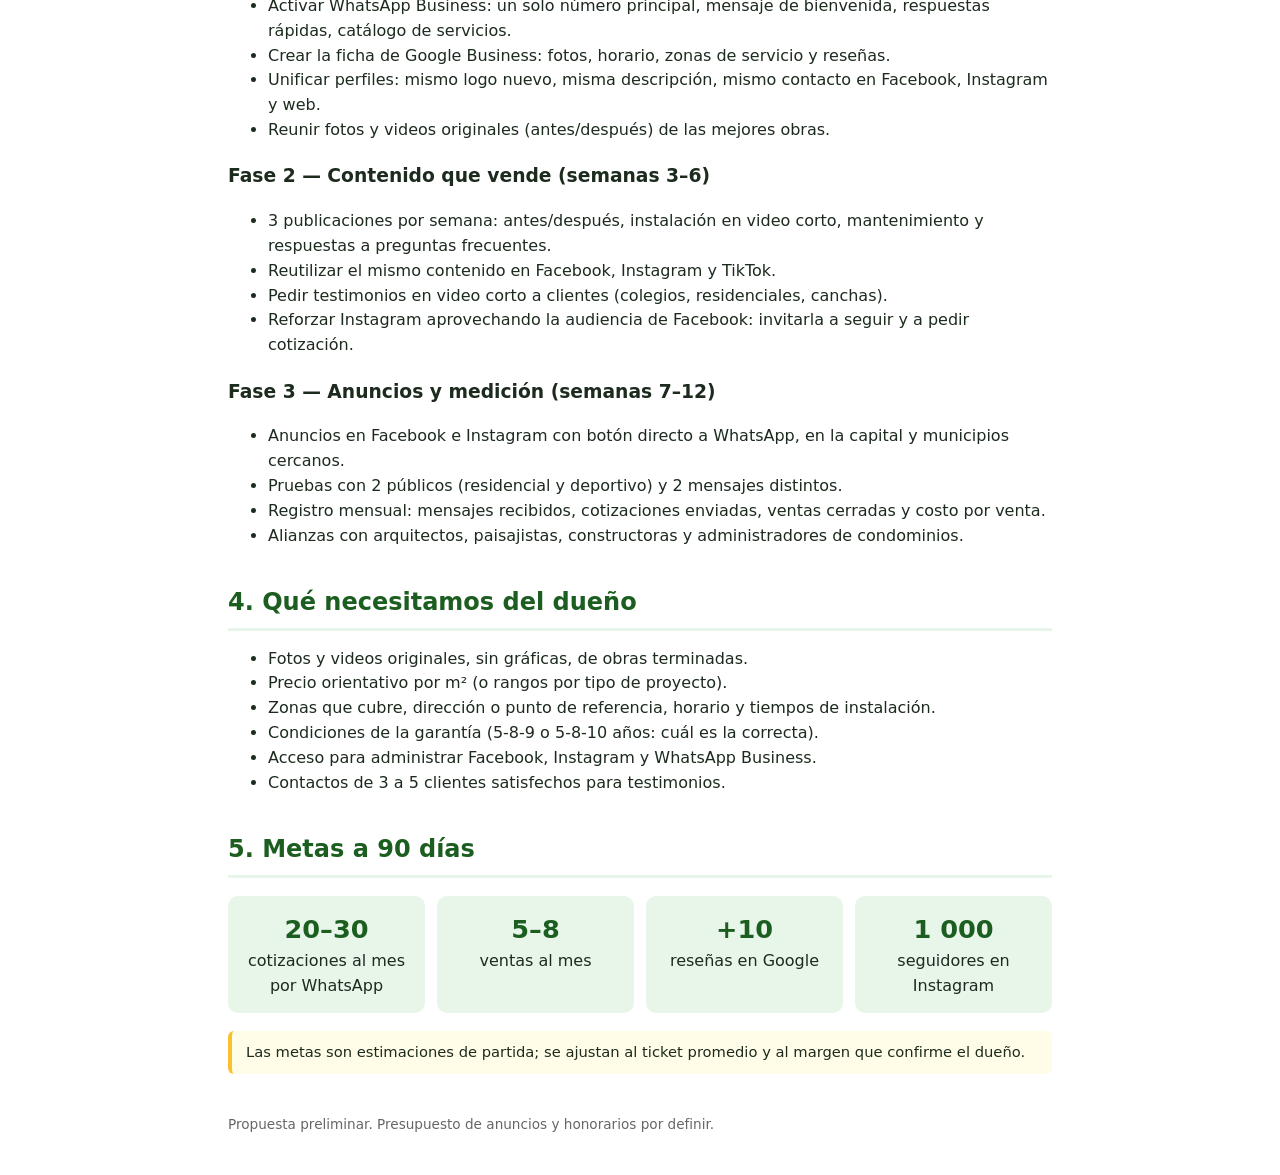
<file: pasto-sintetico/propuesta-dueno.html>
<!doctype html>
<html lang="es"><head><meta charset="utf-8"><meta name="viewport" content="width=device-width,initial-scale=1">
<title>Propuesta de actualización — Pasto Sintético Guatemala</title>
<style>
:root{--g:#2e7d32;--gd:#1b5e20;--gl:#e8f5e9;--t:#1c2b1e}
*{box-sizing:border-box}body{font-family:system-ui,-apple-system,Segoe UI,sans-serif;color:var(--t);line-height:1.55;margin:0;background:#fff}
.w{max-width:860px;margin:auto;padding:0 18px}
header{background:var(--gd);color:#fff;padding:40px 0}
h1{margin:0 0 6px;font-size:1.9rem}h2{color:var(--gd);margin:36px 0 10px;border-bottom:3px solid var(--gl);padding-bottom:6px}
.k{display:grid;grid-template-columns:repeat(auto-fit,minmax(170px,1fr));gap:12px;margin:18px 0}
.k div{background:var(--gl);border-radius:10px;padding:14px;text-align:center}.k b{display:block;font-size:1.6rem;color:var(--gd)}
table{width:100%;border-collapse:collapse;margin:10px 0;font-size:.95rem}
th,td{border:1px solid #cfd8cf;padding:8px 10px;text-align:left;vertical-align:top}th{background:var(--gl)}
.p{display:inline-block;padding:2px 9px;border-radius:99px;font-size:.78rem;font-weight:700;color:#fff}
.a{background:#c62828}.m{background:#ef6c00}.b{background:#2e7d32}
.n{background:#fffde7;border-left:4px solid #fbc02d;padding:10px 14px;border-radius:6px;margin:14px 0;font-size:.92rem}
footer{margin:40px 0;color:#666;font-size:.85rem}
@media print{header{-webkit-print-color-adjust:exact;print-color-adjust:exact}}
</style></head><body>
<header><div class="w"><h1>Cómo hacer crecer Pasto Sintético Guatemala</h1>
<div>Revisión de redes sociales y plan de actualización del negocio</div></div></header>
<div class="w">

<h2>1. Dónde estamos hoy</h2>
<div class="k">
<div><b>7,6 mil</b>seguidores en Facebook</div>
<div><b>41</b>seguidores en Instagram</div>
<div><b>2</b>teléfonos / WhatsApp</div>
<div><b>1</b>sitio web (SimpleSite) sin dominio propio</div>
</div>
<p><b>Lo bueno:</b> ya tiene una audiencia real en Facebook, obras reales (residenciales, colegios, canchas), logo reconocible, garantía anunciada (5 a 10 años) y varios servicios claros: instalación, mantenimiento y decoración.</p>
<p><b>Lo que frena las ventas:</b> hoy depende de publicar sin una estrategia, y a quien llega a sus redes le falta información, orden y un camino claro para pedir cotización.</p>

<h2>2. Puntos a mejorar</h2>
<table>
<tr><th>Área</th><th>Qué vimos</th><th>Prioridad</th></tr>
<tr><td>Instagram</td><td>Solo 41 seguidores con 25 publicaciones. Casi no se usa, aunque tiene 7,6 mil en Facebook. No hay destacados ni videos de proceso.</td><td><span class="p a">Alta</span></td></tr>
<tr><td>Imagen de las publicaciones</td><td>Mezcla fotos de obra con gráficas generadas con IA que llevan texto encima. Las fotos reales venden más confianza que las gráficas.</td><td><span class="p a">Alta</span></td></tr>
<tr><td>Contacto</td><td>Dos teléfonos en un lado y uno solo en otro; el correo aparece solo en Facebook. Falta un único WhatsApp Business con mensaje de bienvenida y catálogo.</td><td><span class="p a">Alta</span></td></tr>
<tr><td>Sitio web</td><td>Sitio en SimpleSite con dirección poco profesional. Nuevo sitio ya preparado: logo renovado, galería, mantenimiento, garantía, formulario a WhatsApp.</td><td><span class="p a">Alta</span></td></tr>
<tr><td>Precios</td><td>Facebook marca "$$" pero no hay ningún precio orientativo. El cliente tiene que preguntar para saber si le conviene.</td><td><span class="p m">Media</span></td></tr>
<tr><td>Ubicación y cobertura</td><td>No indica dirección, zonas que atiende ni horario. No aparece en Google Maps.</td><td><span class="p a">Alta</span></td></tr>
<tr><td>Pruebas sociales</td><td>No se ven reseñas ni testimonios de clientes. Es lo que más pesa al decidir.</td><td><span class="p m">Media</span></td></tr>
<tr><td>Publicidad pagada</td><td>No se ve una estrategia de anuncios hacia WhatsApp ni una forma de medir cuántas cotizaciones salen de cada canal.</td><td><span class="p m">Media</span></td></tr>
<tr><td>Contenido educativo</td><td>Tiene buenas ideas (por ejemplo, mantenimiento cada 500 horas de uso) pero sin continuidad ni formato de video corto.</td><td><span class="p b">Baja</span></td></tr>
</table>
<div class="n">Nota: esta revisión se hizo con lo visible públicamente. Con acceso a las estadísticas de Facebook e Instagram (alcance, mensajes, mejores publicaciones) podemos afinar la propuesta.</div>

<h2>3. Plan de actualización</h2>
<h3>Fase 1 — Orden y base (semanas 1–2)</h3>
<ul>
<li>Publicar el nuevo sitio web y conectar un dominio propio (por ejemplo, pastosinteticoguatemala.com).</li>
<li>Activar WhatsApp Business: un solo número principal, mensaje de bienvenida, respuestas rápidas, catálogo de servicios.</li>
<li>Crear la ficha de Google Business: fotos, horario, zonas de servicio y reseñas.</li>
<li>Unificar perfiles: mismo logo nuevo, misma descripción, mismo contacto en Facebook, Instagram y web.</li>
<li>Reunir fotos y videos originales (antes/después) de las mejores obras.</li>
</ul>
<h3>Fase 2 — Contenido que vende (semanas 3–6)</h3>
<ul>
<li>3 publicaciones por semana: antes/después, instalación en video corto, mantenimiento y respuestas a preguntas frecuentes.</li>
<li>Reutilizar el mismo contenido en Facebook, Instagram y TikTok.</li>
<li>Pedir testimonios en video corto a clientes (colegios, residenciales, canchas).</li>
<li>Reforzar Instagram aprovechando la audiencia de Facebook: invitarla a seguir y a pedir cotización.</li>
</ul>
<h3>Fase 3 — Anuncios y medición (semanas 7–12)</h3>
<ul>
<li>Anuncios en Facebook e Instagram con botón directo a WhatsApp, en la capital y municipios cercanos.</li>
<li>Pruebas con 2 públicos (residencial y deportivo) y 2 mensajes distintos.</li>
<li>Registro mensual: mensajes recibidos, cotizaciones enviadas, ventas cerradas y costo por venta.</li>
<li>Alianzas con arquitectos, paisajistas, constructoras y administradores de condominios.</li>
</ul>

<h2>4. Qué necesitamos del dueño</h2>
<ul>
<li>Fotos y videos originales, sin gráficas, de obras terminadas.</li>
<li>Precio orientativo por m² (o rangos por tipo de proyecto).</li>
<li>Zonas que cubre, dirección o punto de referencia, horario y tiempos de instalación.</li>
<li>Condiciones de la garantía (5-8-9 o 5-8-10 años: cuál es la correcta).</li>
<li>Acceso para administrar Facebook, Instagram y WhatsApp Business.</li>
<li>Contactos de 3 a 5 clientes satisfechos para testimonios.</li>
</ul>

<h2>5. Metas a 90 días</h2>
<div class="k">
<div><b>20–30</b>cotizaciones al mes por WhatsApp</div>
<div><b>5–8</b>ventas al mes</div>
<div><b>+10</b>reseñas en Google</div>
<div><b>1 000</b>seguidores en Instagram</div>
</div>
<div class="n">Las metas son estimaciones de partida; se ajustan al ticket promedio y al margen que confirme el dueño.</div>

<footer>Propuesta preliminar. Presupuesto de anuncios y honorarios por definir.</footer>
</div></body></html>
</file>
<file: estilos.css>
/* Arriola 360 · estilos compartidos por la portada y la página de cada propiedad */
:root{
  --bg:#fff; --tone:#f2f2f0; --ink:#141414; --mut:#55524c; --gold:#b08a2e; --gold-ink:#8a6a1c;
  --wa:#147a3d;
  --serif:"Cormorant Garamond",Georgia,serif; --sans:Inter,system-ui,-apple-system,"Segoe UI",sans-serif;
  --display:Inter,system-ui,-apple-system,"Segoe UI",sans-serif;
  --m:clamp(16px,4vw,32px); --gap:clamp(72px,8vw,120px);
}
*{box-sizing:border-box;font-variant-numeric:lining-nums!important} /* el atajo font: la reinicia en cada elemento */
html{scroll-behavior:smooth}
body{margin:0;background:var(--bg);color:var(--ink);font:17px/1.55 var(--sans);-webkit-font-smoothing:antialiased}
img{display:block;max-width:100%}
a{color:inherit}
h1,h2,h3,h4{font-family:var(--display);font-weight:700;letter-spacing:-.025em;line-height:1.08;margin:0;text-wrap:balance}
h1{letter-spacing:-.035em}
h3,h4{letter-spacing:-.01em}
.sr{position:absolute;width:1px;height:1px;overflow:hidden;clip-path:inset(50%);white-space:nowrap}
.wrap{max-width:1280px;margin:auto;padding-left:var(--m);padding-right:var(--m)}
.btn{display:inline-flex;align-items:center;justify-content:center;gap:.5em;padding:14px 26px;border-radius:999px;border:0;font:600 16px/1 var(--sans);text-decoration:none;cursor:pointer;transition:transform .15s,background-color .15s}
.btn:active{transform:scale(.97)}
.btn-wa{background:var(--wa);color:#fff}.btn-wa:hover{background:#0f6331}
.btn-ink{background:var(--ink);color:#fff}.btn-ink:hover{background:#333}
.btn-tone{background:var(--tone);color:var(--ink)}.btn-tone:hover{background:#e6e6e3}
.btn-white{background:#fff;color:var(--ink)}.btn-white:hover{background:#ecebe7}
:focus-visible{outline:3px solid var(--gold);outline-offset:3px}
[id]{scroll-margin-top:84px}

/* barra */
.bar{position:sticky;top:0;z-index:1000;background:var(--bg)}
.bar .wrap{display:flex;align-items:center;gap:24px;height:72px}
.brand{display:flex;align-items:center;gap:10px;text-decoration:none;margin-right:auto}
.brand img{width:40px;height:auto}
.brand b{font:600 22px/1 var(--serif);letter-spacing:.14em}
.brand b span{color:var(--gold)}
.bar nav{display:flex;gap:22px}
.bar nav a{text-decoration:none;font-weight:500;font-size:15px}
.bar nav a:hover{color:var(--gold-ink)}
@media(max-width:900px){.bar nav{display:none}.bar .btn{padding:0 18px;min-height:44px;font-size:15px}}

section{padding-top:var(--gap)}
.head{display:flex;justify-content:space-between;align-items:end;gap:24px;flex-wrap:wrap;margin-bottom:40px}
.head h2{font-size:clamp(32px,3.8vw,52px)}
.head p{max-width:42ch;margin:0;color:var(--mut)}

/* portada: foto a todo lo ancho con el buscador encima */
.hero{position:relative;overflow:hidden;min-height:min(86vh,820px);display:flex;align-items:flex-end;color:#fff;background:#2a2824}
.hero > img{position:absolute;inset:0;width:100%;height:100%;object-fit:cover;object-position:center 40%}
.hero::after{content:"";position:absolute;inset:0;background:linear-gradient(90deg,#000b 0%,#0007 45%,#0000 75%),linear-gradient(180deg,#0000 50%,#0008 100%)} /* velo para leer el texto sobre la foto */
.hero .wrap{position:relative;z-index:1;width:100%;padding-bottom:clamp(28px,5vw,56px)}
.hero h1{font-size:clamp(28px,5vw,72px);max-width:17ch}
.hero p{font-size:clamp(18px,1.6vw,21px);max-width:44ch;margin:18px 0 0}
.hero .foto-nota{position:absolute;right:var(--m);top:20px;z-index:1;font-size:14px;background:#141414aa;padding:0 12px;min-height:44px;display:flex;align-items:center}

/* buscador */
.search{margin-top:28px}
.search summary{display:flex;justify-content:space-between;align-items:center;cursor:pointer;list-style:none;background:#fff;color:var(--ink);font-weight:600;padding:16px 20px}
.search summary::-webkit-details-marker{display:none}
.search summary::after{content:"";width:8px;height:8px;border:solid currentColor;border-width:0 2px 2px 0;transform:rotate(45deg) translateY(-2px);transition:transform .2s}
.search[open] summary::after{transform:rotate(-135deg) translateY(-2px)}
.filters{display:grid;grid-template-columns:auto 1fr 1fr 1fr auto;gap:14px;align-items:end;background:#fff;color:var(--ink);padding:18px}
.filters label,.filters .lab{display:block;font-size:14px;font-weight:500;margin-bottom:6px;color:var(--mut)}
.filters select{width:100%;padding:12px 14px;font:inherit;border:0;background:var(--tone);color:var(--ink);border-radius:0}
.seg{display:flex;background:var(--tone);padding:4px;gap:4px}
.seg button{border:0;background:none;padding:0 16px;min-height:44px;font:600 15px/1 var(--sans);cursor:pointer;color:var(--ink);border-radius:999px}
.seg button[aria-pressed=true]{background:var(--ink);color:#fff}
@media(min-width:861px){.search summary{display:none}}
@media(max-width:860px){
  .hero{min-height:auto;display:block;background:none;color:var(--ink)}
  .hero > img{position:static;height:38svh;min-height:240px;max-height:320px}
  .hero::after{display:none}
  .hero .wrap{padding-top:24px;padding-bottom:0}
  .hero .foto-nota{top:12px;color:#fff}
  .search summary{background:var(--ink);color:#fff}
  .filters{grid-template-columns:1fr;background:var(--tone)}
  .filters select,.seg{background:#fff}
  .seg button{flex:1}
}
.count{font-size:15px;color:var(--mut);margin:0 0 28px;display:flex;gap:16px;align-items:center;flex-wrap:wrap}
.count a,.count button{color:var(--ink);font:600 15px var(--sans);background:none;border:0;padding:12px 0;cursor:pointer;text-decoration:underline;text-underline-offset:3px}

/* fichas en cuadrícula */
.cards{display:grid;grid-template-columns:repeat(3,minmax(0,1fr));gap:clamp(20px,2.4vw,32px)}
.card{display:block;text-decoration:none;color:inherit}
.card .ph{position:relative;aspect-ratio:4/3;overflow:hidden;background:var(--tone)}
.card .ph img{width:100%;height:100%;object-fit:cover;transition:transform .5s cubic-bezier(.2,.7,.2,1)}
.card:hover .ph img{transform:scale(1.04)}
.card:active .ph img{transform:scale(.98);transition-duration:.1s}
.card .ph .n{position:absolute;right:12px;bottom:12px;background:#141414cc;color:#fff;font-size:14px;padding:5px 11px;border-radius:999px}
.cond{position:absolute;top:12px;left:12px;background:var(--gold);color:#fff;font-weight:600;font-size:14px;padding:6px 14px;border-radius:999px}
.card .noph{height:100%;display:grid;place-content:center;justify-items:center;gap:6px;text-align:center}
.card .noph b{font:700 clamp(40px,4vw,56px)/1 var(--display)}
.card .noph span{color:var(--mut);font-size:15px}
.card .bd{padding-top:16px}
.card .price{font:700 26px/1 var(--display)}
.card .price small{font:500 14px var(--sans);color:var(--mut)}
.card h3{font-size:21px;letter-spacing:-.01em;margin:10px 0 4px}
.card .where{margin:0;color:var(--mut);font-size:15px}
.card .facts{margin:12px 0 0;font-size:15px;font-weight:500}
.card .ver{display:inline-block;margin-top:14px;font-weight:600;font-size:15px;text-decoration:underline;text-underline-offset:4px}
.card:hover .ver{color:var(--gold-ink)}
.cod{margin:8px 0 0;font-size:14px;color:var(--mut)}
.kind{font-weight:600;color:var(--gold-ink)}
@media(max-width:1000px){.cards{grid-template-columns:1fr 1fr}}
@media(max-width:640px){.cards{grid-template-columns:1fr}}
.empty{background:var(--tone);padding:clamp(24px,4vw,48px)}
.empty h3{font-size:clamp(24px,2.4vw,32px);margin-bottom:12px}

/* mapa general */
#mapa-general{height:clamp(360px,55vw,560px);background:var(--tone)}
.pin{background:var(--ink);color:#fff;font:600 14px/1 var(--sans);padding:8px 12px;border-radius:999px;white-space:nowrap;display:inline-block;transform:translate(-50%,-50%)}
.pin:hover{background:var(--gold)}
.leaflet-div-icon{background:none;border:0}
.leaflet-touch .leaflet-bar a{width:44px;height:44px;line-height:44px;font-size:22px}
.leaflet-popup-content{font:15px/1.4 var(--sans)}
.leaflet-popup-content b{font:600 20px/1.1 var(--display);display:block;margin-bottom:4px}
.map-note{color:var(--mut);font-size:15px;margin:14px 0 0}
.nomap{display:grid;place-content:center;text-align:center;padding:24px;background:var(--tone)}

/* te ayudamos */
.lead{display:grid;grid-template-columns:1fr 1.2fr;gap:clamp(24px,5vw,80px);align-items:start}
.lead .txt p{font-size:19px;max-width:36ch}
.lead form{background:var(--tone);padding:clamp(20px,3vw,40px)}
.lead label{display:block;font-size:15px;font-weight:500;margin:16px 0 6px}
.lead label:first-child{margin-top:0}
.lead input,.lead select,.lead textarea,dialog input,dialog select{width:100%;padding:12px 14px;font:inherit;border:1px solid #d8d3c8;background:#fff;color:var(--ink);border-radius:0}
.lead .row{display:grid;grid-template-columns:1fr auto;gap:10px}
.lead .two{display:grid;grid-template-columns:1fr 1fr;gap:0 12px}
.chips{display:flex;flex-wrap:wrap;gap:8px}
.chips label{margin:0}
.chips input{position:absolute;opacity:0;width:1px;height:1px}
.chips span{display:inline-block;padding:10px 16px;background:#fff;border-radius:999px;font-weight:600;font-size:15px;cursor:pointer}
.chips input:checked + span{background:var(--ink);color:#fff}
.chips input:focus-visible + span{outline:3px solid var(--gold);outline-offset:2px}
.lead button[type=submit]{margin-top:24px;width:100%}
@media(max-width:860px){.lead{grid-template-columns:1fr}.lead .two{grid-template-columns:1fr}}

/* Construservicios */
.remo{background:var(--tone);margin-top:var(--gap);padding:var(--gap) 0}
.remo-head{display:grid;grid-template-columns:auto 1fr;gap:clamp(24px,4vw,64px);align-items:center;margin-bottom:clamp(48px,6vw,80px)}
.remo-head img{width:clamp(200px,24vw,320px)}
.remo-head h2{font-size:clamp(32px,3.8vw,52px);margin-bottom:14px}
.remo-head p{margin:0;max-width:52ch;font-size:19px}
.ba-wrap{display:grid;grid-template-columns:1fr 2fr;gap:clamp(24px,4vw,64px);align-items:center;margin-bottom:clamp(64px,8vw,112px)}
.ba-pick{display:flex;flex-direction:column;gap:8px;margin-top:24px}
.ba-pick button{text-align:left;padding:16px 18px;border:0;background:#fff;font:600 17px/1.3 var(--sans);cursor:pointer;color:var(--ink);transition:background-color .15s}
.ba-pick button small{display:block;font-weight:400;color:var(--mut);font-size:15px;margin-top:2px}
.ba-pick button[aria-pressed=true]{background:var(--ink);color:#fff}
.ba-pick button[aria-pressed=true] small{color:#c9c4b8}
.ba{position:relative;aspect-ratio:4/3;overflow:hidden;background:#ddd;--pos:50%}
.ba img{position:absolute;inset:0;width:100%;height:100%;object-fit:cover}
.ba .after{clip-path:inset(0 0 0 var(--pos))}
.ba .line{position:absolute;top:0;bottom:0;left:var(--pos);width:3px;margin-left:-1.5px;background:#fff;pointer-events:none}
.ba .line::after{content:"‹ ›";position:absolute;top:50%;left:50%;transform:translate(-50%,-50%);width:48px;height:48px;border-radius:50%;background:#fff;display:grid;place-content:center;font:600 18px/1 var(--sans);color:var(--ink)}
.ba input{position:absolute;inset:0;width:100%;height:100%;opacity:0;cursor:ew-resize;margin:0}
.ba .tag{position:absolute;top:14px;padding:6px 12px;background:#141414cc;color:#fff;font-size:14px;font-weight:600}
.ba .t1{left:14px}.ba .t2{right:14px}
.svc{display:grid;grid-template-columns:repeat(4,1fr);gap:clamp(16px,3vw,40px);margin-bottom:clamp(64px,8vw,112px)}
.svc h3{font-size:22px;margin-bottom:8px}
.svc p{margin:0;font-size:16px}
.works{display:grid;grid-template-columns:repeat(4,1fr);gap:16px}
.works figure{margin:0}
.works figure div{overflow:hidden}
.works img{aspect-ratio:4/3;width:100%;object-fit:cover;transition:transform .4s}
.works figure:hover img{transform:scale(1.04)}
.works figcaption{font-size:15px;margin-top:8px}
.remo .acts{margin-top:48px;display:flex;gap:12px;flex-wrap:wrap;align-items:center}
.remo .acts p{margin:0}
@media(max-width:860px){.remo-head,.ba-wrap{grid-template-columns:1fr}.ba{margin:0 calc(var(--m)*-1)}.svc{grid-template-columns:1fr 1fr}.works{grid-template-columns:1fr 1fr;gap:12px}}

/* página de cada propiedad */
.back{display:inline-block;margin:24px 0 20px;font-weight:600;font-size:15px;text-decoration:none}
.back:hover{color:var(--gold-ink)}
.mosaic{display:grid;grid-template-columns:2fr 1fr 1fr;grid-template-rows:repeat(2,minmax(0,1fr));gap:8px;height:clamp(360px,46vw,600px);position:relative}
.mosaic button{padding:0;border:0;background:var(--tone);cursor:zoom-in;overflow:hidden}
.mosaic button:first-child{grid-row:1/3}
.mosaic img{width:100%;height:100%;object-fit:cover;transition:transform .5s}
.mosaic button:hover img{transform:scale(1.03)}
.mosaic .all{position:absolute;right:16px;bottom:16px;padding:0 22px;min-height:44px;background:#fff;cursor:pointer}
.swipe{display:none}
.swipe .track{display:flex;overflow-x:auto;scroll-snap-type:x mandatory;scrollbar-width:none;aspect-ratio:4/3}
.swipe .track::-webkit-scrollbar{display:none}
.swipe img{flex:0 0 100%;width:100%;height:100%;object-fit:cover;scroll-snap-align:start}
.swipe{position:relative;margin:0 calc(var(--m)*-1)}
.swipe .n{position:absolute;right:12px;bottom:12px;background:#141414cc;color:#fff;font-size:14px;padding:5px 11px;border-radius:999px}
@media(max-width:860px){.mosaic{display:none}.swipe{display:block}}
.det{display:grid;grid-template-columns:minmax(0,1fr) 380px;gap:clamp(32px,5vw,80px);align-items:start;margin-top:clamp(28px,4vw,48px)}
.det h1{font-size:clamp(32px,3.8vw,52px);margin-bottom:12px}
.det .where{font-size:18px;color:var(--mut);margin:0}
.specs{display:grid;grid-template-columns:repeat(4,minmax(0,1fr));gap:10px;margin:32px 0 0;padding:0;list-style:none}
.specs li{background:var(--tone);padding:16px}
.specs b{display:block;font:700 22px/1.1 var(--display)}
.specs span{font-size:14px;color:var(--mut)}
.groups{display:grid;grid-template-columns:repeat(2,minmax(0,1fr));gap:36px 40px;margin-top:clamp(40px,5vw,64px)}
.groups h2{font-size:22px;margin:0 0 10px}
.groups ul{margin:0;padding:0;list-style:none}
.groups li{padding:6px 0 6px 26px;position:relative}
.groups li::before{content:"";position:absolute;left:2px;top:.85em;width:12px;height:12px;border-radius:50%;background:var(--gold);transform:translateY(-50%)}
.det .ubic{margin-top:clamp(48px,6vw,80px)}
.det .ubic h2{font-size:clamp(26px,2.6vw,34px);margin-bottom:16px}
.det .ubic iframe{width:100%;aspect-ratio:16/9;border:0;display:block;background:var(--tone)}
.det .ubic p{margin:12px 0;font-weight:500}
.det .ubic .acts{display:flex;gap:8px;flex-wrap:wrap}
.side{position:sticky;top:96px;background:var(--tone);padding:28px}
.side .price{font:700 38px/1 var(--display)}
.side .nota{margin:8px 0 0;color:var(--mut)}
.side .acts{display:grid;gap:10px;margin-top:24px}
.side .share{margin-top:16px;background:none;border:0;padding:0;font:600 15px var(--sans);text-decoration:underline;text-underline-offset:4px;cursor:pointer;color:var(--ink)}
.otras{margin-top:var(--gap)}
@media(max-width:1000px){.det{grid-template-columns:1fr}.side{position:static}.specs{grid-template-columns:1fr 1fr}}
@media(max-width:640px){.groups{grid-template-columns:1fr}}
/* barra fija con precio y WhatsApp: solo en teléfono, donde la columna lateral queda abajo */
.dock{display:none}
@media(max-width:1000px){
  .dock{display:flex;align-items:center;justify-content:space-between;gap:12px;position:fixed;left:0;right:0;bottom:0;z-index:900;background:var(--bg);padding:10px var(--m) calc(10px + env(safe-area-inset-bottom));box-shadow:0 -1px 0 #e6e3dc}
  .dock div{min-width:0}
  .dock b{display:block;font:700 22px/1.1 var(--display)}
  .dock span{display:block;font-size:14px;color:var(--mut);white-space:nowrap;overflow:hidden;text-overflow:ellipsis}
  .dock .btn{flex:0 0 auto}
  body:has(.dock) footer{padding-bottom:160px}
}
/* visor de fotos a pantalla completa */
#visor{max-width:none;width:100vw;height:100dvh;max-height:none;margin:0;padding:0;background:#0d0d0d;color:#fff;box-shadow:none}
#visor .track{display:flex;overflow-x:auto;scroll-snap-type:x mandatory;scrollbar-width:none;height:100%}
#visor .track::-webkit-scrollbar{display:none}
#visor img{flex:0 0 100%;width:100%;height:100%;object-fit:contain;scroll-snap-align:start}
#visor .top{position:absolute;top:0;left:0;right:0;display:flex;justify-content:space-between;align-items:center;padding:16px;z-index:2}
#visor .nav{position:absolute;bottom:20px;left:50%;transform:translateX(-50%);display:flex;gap:10px;z-index:2}
#visor .nav button,#visor .top button{width:48px;height:48px;border-radius:50%;border:0;background:#fff;color:var(--ink);font-size:22px;cursor:pointer}

/* cierre */
footer{padding:var(--gap) 0 120px}
footer .logo{width:clamp(220px,28vw,360px);margin-bottom:40px}
footer .cols{display:flex;gap:clamp(24px,6vw,96px);flex-wrap:wrap}
footer .cols p{margin:0}
footer .cols b{display:block;font-size:14px;color:var(--mut);font-weight:500}

dialog#cita{border:0;padding:clamp(20px,4vw,32px);max-width:440px;width:calc(100% - 32px);box-shadow:0 20px 60px #0004} /* taste-skill-ignore: diálogo flotante */
dialog::backdrop{background:#141414cc}
dialog#cita h3{font-size:28px}
dialog#cita label{display:block;font-size:15px;font-weight:500;margin:14px 0 6px}
dialog#cita .acts{display:flex;gap:10px;margin-top:22px}

/* movimiento */
.js .rv{opacity:0;transform:translateY(24px);transition:opacity .45s cubic-bezier(.2,.7,.2,1),transform .45s cubic-bezier(.2,.7,.2,1)}
.js .rv.in{opacity:1;transform:none}
.js .split.rv{opacity:1;transform:none}
.split .w{display:inline-block;overflow:hidden;vertical-align:top;padding-bottom:.08em;margin-bottom:-.08em}
.split .w > span{display:inline-block;transform:translateY(105%);transition:transform .7s cubic-bezier(.2,.75,.15,1);transition-delay:calc(var(--i)*60ms)}
.split.in .w > span{transform:none}
.hero > img{animation:drift 18s ease-out both}
@keyframes drift{from{transform:scale(1.06)}to{transform:scale(1)}}
@media(prefers-reduced-motion:reduce){.js .rv{opacity:1;transform:none;transition:none}.split .w > span{transform:none;transition:none}.hero > img{animation:none}html{scroll-behavior:auto}}
</file>
